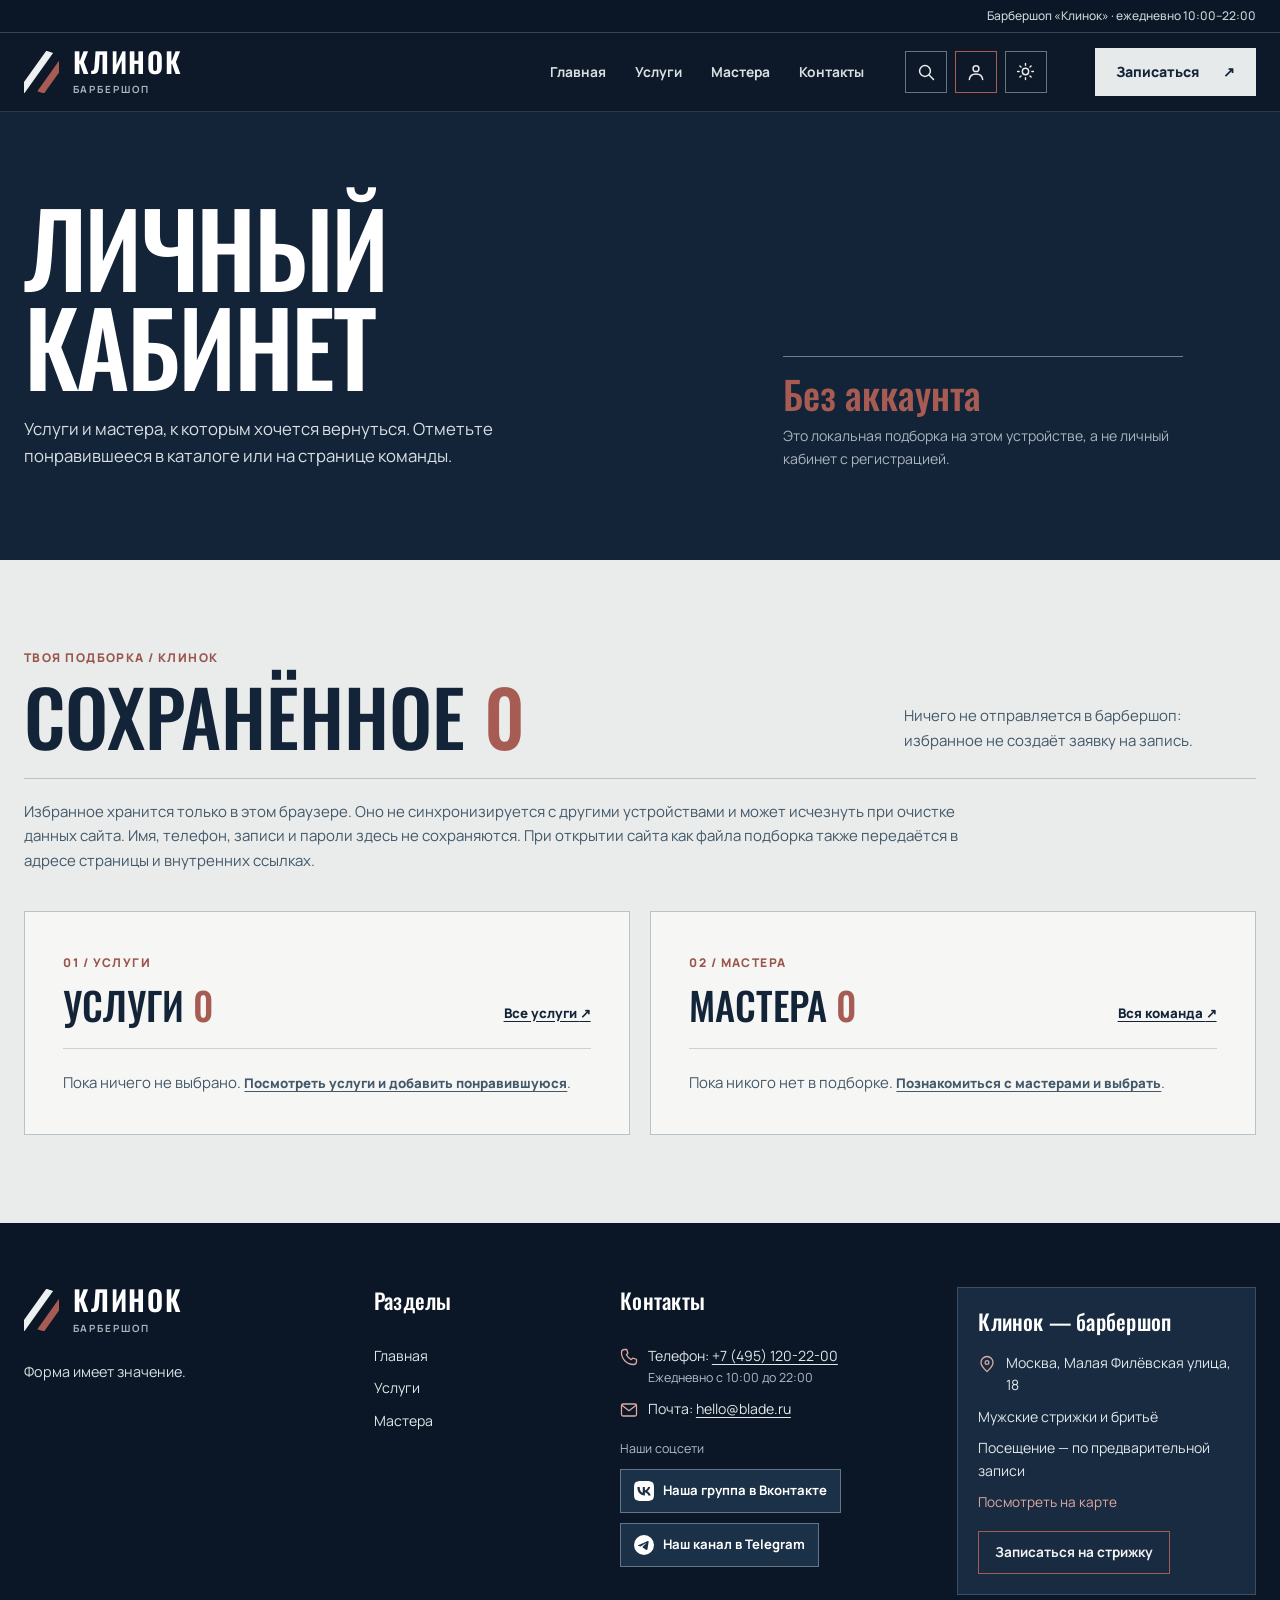
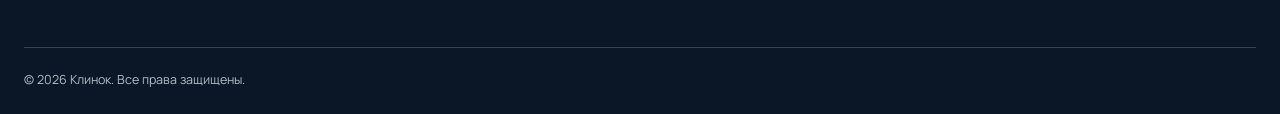
<file: cabinet.html>
<!doctype html>
<html lang="ru">
  <head>
    <meta charset="utf-8" />
    <meta name="viewport" content="width=device-width, initial-scale=1" />
    <meta name="theme-color" content="#102033" />
    <meta name="description" content="Локальное избранное барбершопа Клинок: сохранённые услуги и мастера только на этом устройстве." />
    <title>Личный кабинет — Клинок</title>
    <script>
      try {
        const requested = new URLSearchParams(location.search).get("theme");
        document.documentElement.dataset.theme =
          requested === "light" || requested === "dark"
            ? requested
            : localStorage.getItem("klinok-theme") === "light" ? "light" : "dark";
      } catch {
        document.documentElement.dataset.theme = "dark";
      }
    </script>
    <link rel="preconnect" href="https://fonts.googleapis.com" />
    <link rel="preconnect" href="https://fonts.gstatic.com" crossorigin />
    <link href="https://fonts.googleapis.com/css2?family=Manrope:wght@400;500;600;700;800&family=Oswald:wght@400;500;600;700&display=swap" rel="stylesheet" />
    <link href="https://cdn.jsdelivr.net/npm/bootstrap@5.3.3/dist/css/bootstrap.min.css" rel="stylesheet" />
    <link rel="stylesheet" href="styles.css" />
    <link rel="stylesheet" href="pages.css" />
    <link rel="stylesheet" href="footer-map.css" />
    <link rel="stylesheet" href="theme.css" />
    <script src="https://cdn.jsdelivr.net/npm/bootstrap@5.3.3/dist/js/bootstrap.bundle.min.js" defer></script>
    <script src="app.js" defer></script>
  </head>
  <body class="inner-page cabinet-page" id="top">
    <a class="skip-link" href="#main">Перейти к содержимому</a>
    <header class="site-header">
      <div class="hours-strip">
        <p class="hours-strip-inner page-shell">Барбершоп «Клинок» · ежедневно 10:00–22:00</p>
      </div>
      <nav class="navbar navbar-expand-lg page-shell" aria-label="Основная навигация">
        <div class="container-fluid">
          <a class="brand navbar-brand" href="index.html" aria-label="Клинок — на главную"
            ><span class="brand-mark" aria-hidden="true"></span
            ><span class="brand-type"><strong>КЛИНОК</strong><small>барбершоп</small></span></a
          ><button
            class="navbar-toggler"
            type="button"
            data-bs-toggle="collapse"
            data-bs-target="#site-navigation"
            aria-controls="site-navigation"
            aria-expanded="false"
            aria-label="Открыть меню"
          >
            <span class="navbar-toggler-icon"></span>
          </button>
          <div class="collapse navbar-collapse" id="site-navigation">
            <ul class="navbar-nav ms-auto">
              <li class="nav-item"><a class="nav-link" href="index.html">Главная</a></li>
              <li class="nav-item"><a class="nav-link" href="catalog.html">Услуги</a></li>
              <li class="nav-item"><a class="nav-link" href="masters.html">Мастера</a></li>
              <li class="nav-item"><a class="nav-link" href="contacts.html">Контакты</a></li>
            </ul>
            <a class="nav-book" href="order.html">Записаться <span aria-hidden="true">↗</span></a>
          </div>
        </div>
      </nav>
    </header>
    <main id="main">
      <section class="page-intro" aria-labelledby="page-title">
        <div class="page-shell page-intro-grid">
          <div>
            <h1 id="page-title">Личный<br />кабинет</h1>
            <p>Услуги и мастера, к которым хочется вернуться. Отметьте понравившееся в каталоге или на странице команды.</p>
          </div>
          <div class="intro-aside">
            <strong>Без аккаунта</strong>Это локальная подборка на этом устройстве, а не личный кабинет с регистрацией.
          </div>
        </div>
      </section>
      <section class="cabinet-content section-space" aria-labelledby="cabinet-title">
        <div class="page-shell">
          <div class="cabinet-summary">
            <div>
              <p class="cabinet-kicker">Твоя подборка / Клинок</p>
              <h2 id="cabinet-title">Сохранённое <span id="cabinet-total" aria-live="polite">0</span></h2>
            </div>
            <p>Ничего не отправляется в барбершоп: избранное не создаёт заявку на запись.</p>
          </div>
          <p class="cabinet-storage-note">Избранное хранится только в этом браузере. Оно не синхронизируется с другими устройствами и может исчезнуть при очистке данных сайта. Имя, телефон, записи и пароли здесь не сохраняются. При открытии сайта как файла подборка также передаётся в адресе страницы и внутренних ссылках.</p>
          <p class="cabinet-status" id="cabinet-status" role="status" aria-live="polite" hidden></p>
          <div class="cabinet-grid">
            <section class="cabinet-panel" aria-labelledby="cabinet-services-title">
              <div class="cabinet-panel-heading">
                <div><span class="cabinet-panel-index">01 / УСЛУГИ</span><h3 id="cabinet-services-title" tabindex="-1">Услуги <span id="cabinet-services-count">0</span></h3></div>
                <a href="catalog.html">Все услуги <span aria-hidden="true">↗</span></a>
              </div>
              <ul class="cabinet-list" id="cabinet-services"></ul>
              <p class="cabinet-empty" id="cabinet-services-empty">Пока ничего не выбрано. <a href="catalog.html">Посмотреть услуги и добавить понравившуюся</a>.</p>
            </section>
            <section class="cabinet-panel" aria-labelledby="cabinet-masters-title">
              <div class="cabinet-panel-heading">
                <div><span class="cabinet-panel-index">02 / МАСТЕРА</span><h3 id="cabinet-masters-title" tabindex="-1">Мастера <span id="cabinet-masters-count">0</span></h3></div>
                <a href="masters.html">Вся команда <span aria-hidden="true">↗</span></a>
              </div>
              <ul class="cabinet-list" id="cabinet-masters"></ul>
              <p class="cabinet-empty" id="cabinet-masters-empty">Пока никого нет в подборке. <a href="masters.html">Познакомиться с мастерами и выбрать</a>.</p>
            </section>
          </div>
        </div>
      </section>
    </main>
    <footer class="footer site-footer" id="contacts">
      <div class="page-shell">
        <div class="footer-top">
          <div class="footer-identity">
            <a class="brand footer-brand" href="index.html" aria-label="Клинок — на главную"
              ><span class="brand-mark" aria-hidden="true"></span
              ><span class="brand-type"><strong>КЛИНОК</strong><small>барбершоп</small></span></a>
            <p>Форма имеет значение.</p>
          </div>
          <nav class="footer-links" aria-label="Навигация внизу страницы">
            <h2>Разделы</h2>
            <a href="index.html">Главная</a>
            <a href="catalog.html">Услуги</a>
            <a href="masters.html">Мастера</a>
          </nav>
          <div class="footer-contact">
            <h2>Контакты</h2>
            <p class="footer-contact-line">
              <svg class="footer-contact-icon" viewBox="0 0 24 24" aria-hidden="true" focusable="false"><path d="M6 2h3l1.5 5-2 2a15 15 0 0 0 6.5 6.5l2-2L22 15v3a4 4 0 0 1-4 4A16 16 0 0 1 2 6a4 4 0 0 1 4-4Z" /></svg>
              <span>Телефон: <a href="tel:+74951202200">+7 (495) 120-22-00</a><small class="footer-call-hours">Ежедневно с 10:00 до 22:00</small></span>
            </p>
            <p class="footer-contact-line">
              <svg class="footer-contact-icon" viewBox="0 0 24 24" aria-hidden="true" focusable="false"><rect x="2" y="4" width="20" height="16" rx="2" /><path d="m3 6 9 7 9-7" /></svg>
              <span>Почта: <a href="mailto:hello@blade.ru">hello@blade.ru</a></span>
            </p>
            <p class="footer-social-label">Наши соцсети</p>
            <div class="social-links">
              <a class="social-link" href="https://yandex.ru/search/?text=Клинок+барбершоп+ВКонтакте" target="_blank" rel="noopener noreferrer">
                <img src="assets/vk.svg" alt="" width="20" height="20" />Наша группа в Вконтакте
              </a>
              <a class="social-link" href="https://yandex.ru/search/?text=Клинок+барбершоп+Telegram" target="_blank" rel="noopener noreferrer">
                <img src="assets/telegram.svg" alt="" width="20" height="20" />Наш канал в Telegram
              </a>
            </div>
          </div>
          <div class="footer-address footer-visit-card">
            <h2>Клинок — барбершоп</h2>
            <p class="footer-location-line"><svg class="footer-location-icon" viewBox="0 0 24 24" aria-hidden="true" focusable="false"><path d="M20 10c0 5-8 12-8 12S4 15 4 10a8 8 0 0 1 16 0Z" /><circle cx="12" cy="10" r="2.5" /></svg><span>Москва, Малая Филёвская улица, 18</span></p>
            <p>Мужские стрижки и бритьё</p>
            <p>Посещение — по предварительной записи</p>
            <a class="footer-map-link" href="contacts.html#map">Посмотреть на карте</a>
            <a class="footer-cta" href="tel:+74951202200">Записаться на стрижку</a>
          </div>
        </div>
        <div class="footer-bottom">
          <span>© <span id="year">2026</span> Клинок. Все права защищены.</span>
        </div>
      </div>
    </footer>
    <button class="back-to-top" id="back-to-top" type="button" aria-label="Вернуться наверх" title="Наверх">
      <img src="assets/blade-up.svg" alt="" width="30" height="30" />
    </button>
  </body>
</html>
</file>
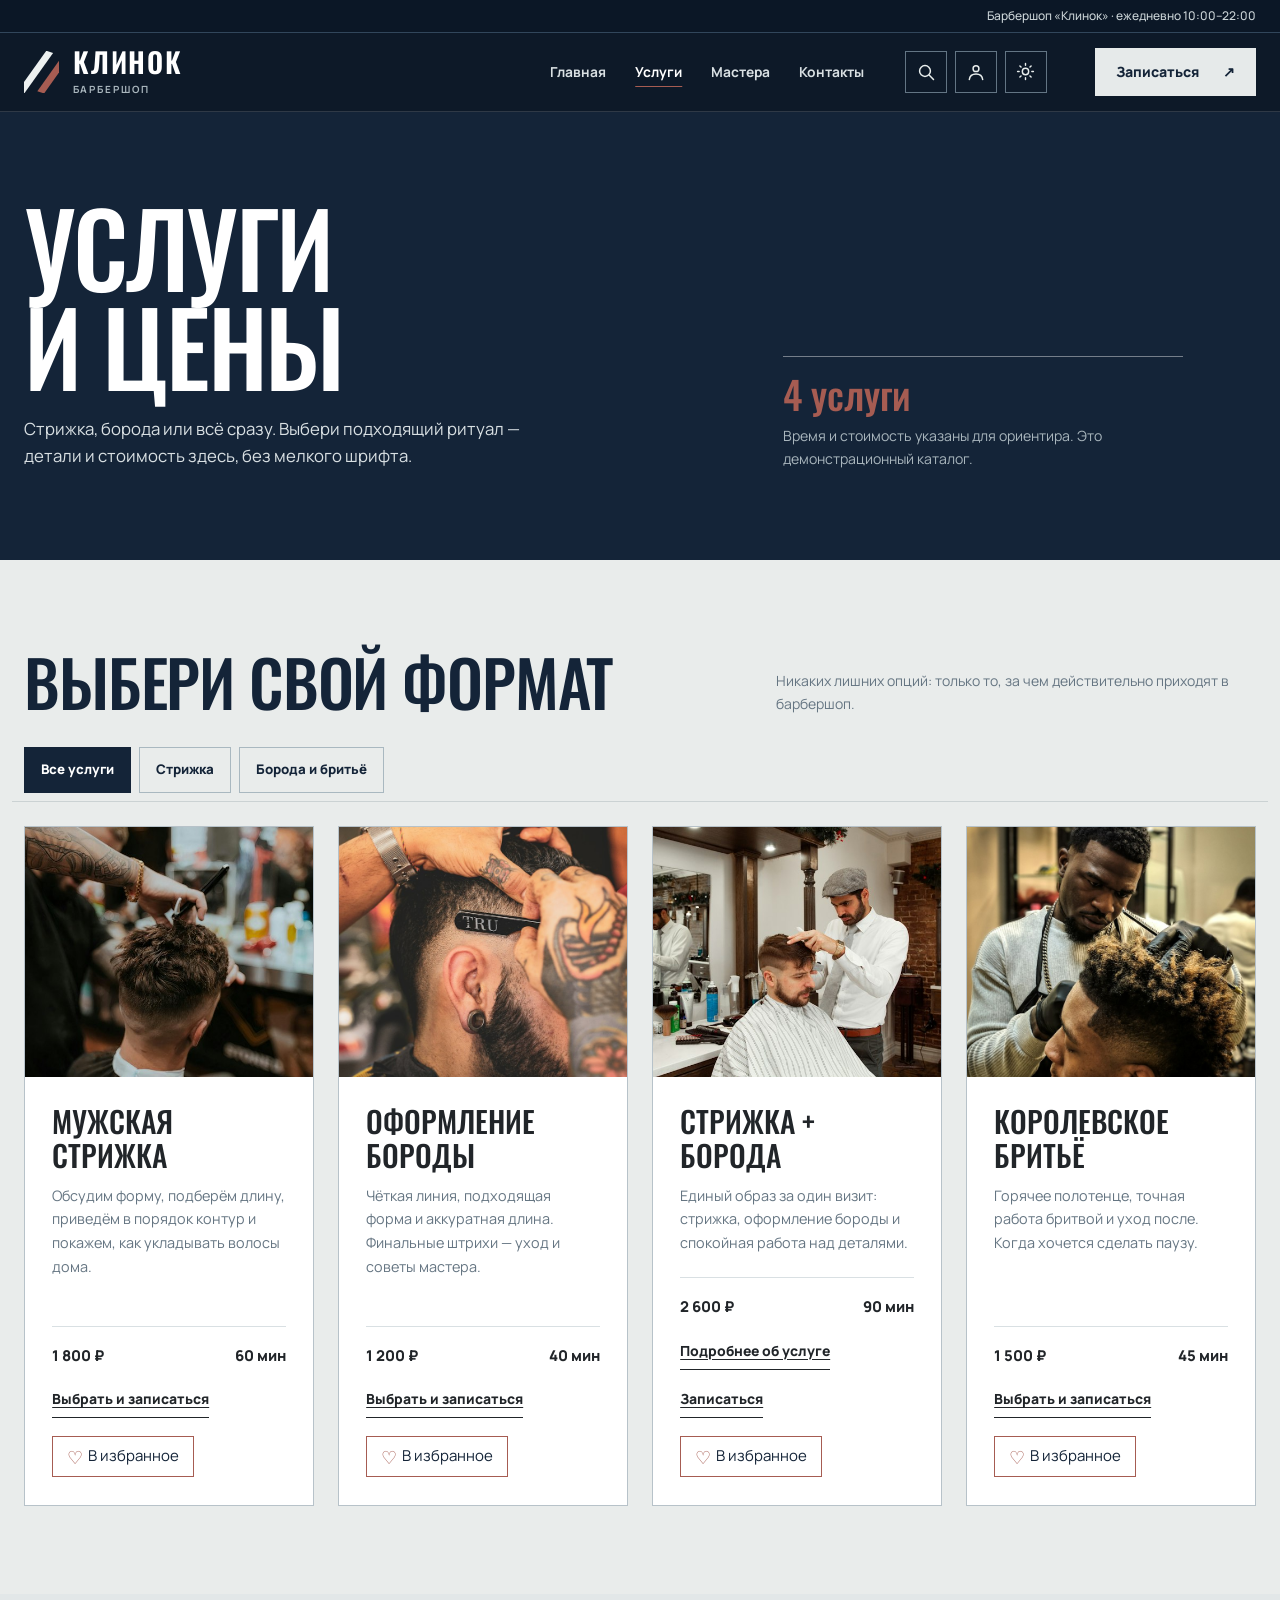
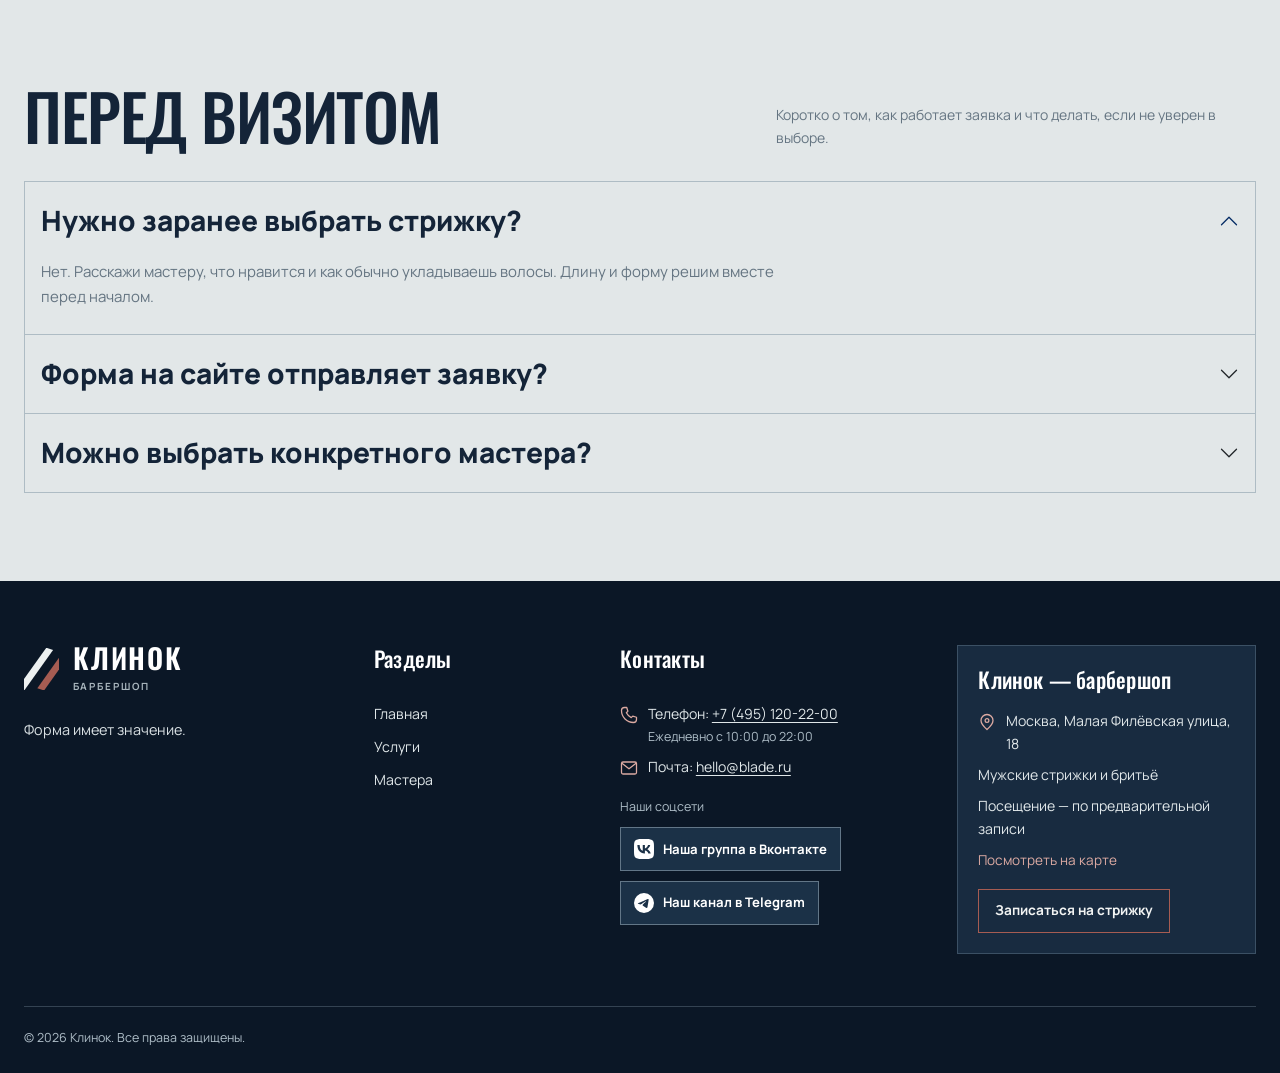
<file: catalog.html>
<!doctype html>
<html lang="ru">
  <head>
    <meta charset="utf-8" />
    <meta name="viewport" content="width=device-width, initial-scale=1" />
    <meta name="theme-color" content="#102033" />
    <meta
      name="description"
      content="Услуги барбершопа Клинок: стрижка, борода, комплекс и бритьё. Выберите услугу и оставьте заявку на запись."
    />
    <title>Услуги и цены — Клинок</title>
    <script>
      try {
        const requested = new URLSearchParams(location.search).get("theme");
        document.documentElement.dataset.theme =
          requested === "light" || requested === "dark"
            ? requested
            : localStorage.getItem("klinok-theme") === "light" ? "light" : "dark";
      } catch {
        document.documentElement.dataset.theme = "dark";
      }
    </script>
    <link rel="preconnect" href="https://fonts.googleapis.com" />
    <link rel="preconnect" href="https://fonts.gstatic.com" crossorigin />
    <link
      href="https://fonts.googleapis.com/css2?family=Manrope:wght@400;500;600;700;800&family=Oswald:wght@400;500;600;700&display=swap"
      rel="stylesheet"
    />
    <link
      href="https://cdn.jsdelivr.net/npm/bootstrap@5.3.3/dist/css/bootstrap.min.css"
      rel="stylesheet"
    />
    <link rel="stylesheet" href="styles.css" />
    <link rel="stylesheet" href="pages.css" />
    <link rel="stylesheet" href="footer-map.css" />
    <link rel="stylesheet" href="theme.css" />
    <script
      src="https://cdn.jsdelivr.net/npm/bootstrap@5.3.3/dist/js/bootstrap.bundle.min.js"
      defer
    ></script>
    <script src="app.js" defer></script>
  </head>
  <body class="inner-page" id="top">
    <a class="skip-link" href="#main">Перейти к содержимому</a>
    <header class="site-header">
      <div class="hours-strip">
        <p class="hours-strip-inner page-shell">Барбершоп «Клинок» · ежедневно 10:00–22:00</p>
      </div>
      <nav
        class="navbar navbar-expand-lg page-shell"
        aria-label="Основная навигация"
      >
        <div class="container-fluid">
          <a
            class="brand navbar-brand"
            href="index.html"
            aria-label="Клинок — на главную"
            ><span class="brand-mark" aria-hidden="true"></span
            ><span class="brand-type"
              ><strong>КЛИНОК</strong><small>барбершоп</small></span
            ></a
          ><button
            class="navbar-toggler"
            type="button"
            data-bs-toggle="collapse"
            data-bs-target="#site-navigation"
            aria-controls="site-navigation"
            aria-expanded="false"
            aria-label="Открыть меню"
          >
            <span class="navbar-toggler-icon"></span>
          </button>
          <div class="collapse navbar-collapse" id="site-navigation">
            <ul class="navbar-nav ms-auto">
              <li class="nav-item">
                <a class="nav-link" href="index.html">Главная</a>
              </li>
              <li class="nav-item">
                <a class="nav-link" href="catalog.html" aria-current="page"
                  >Услуги</a
                >
              </li>
              <li class="nav-item">
                <a class="nav-link" href="masters.html">Мастера</a>
              </li>
              <li class="nav-item">
                <a class="nav-link" href="contacts.html">Контакты</a>
              </li>
            </ul>
            <a class="nav-book" href="order.html"
              >Записаться <span aria-hidden="true">↗</span></a
            >
          </div>
        </div>
      </nav>
    </header>
    <main id="main">
      <section class="page-intro" aria-labelledby="page-title">
        <div class="page-shell page-intro-grid">
          <div>
            <h1 id="page-title">Услуги<br />и цены</h1>
            <p>
              Стрижка, борода или всё сразу. Выбери подходящий ритуал — детали и
              стоимость здесь, без мелкого шрифта.
            </p>
          </div>
          <div class="intro-aside">
            <strong>4 услуги</strong>Время и стоимость указаны для ориентира.
            Это демонстрационный каталог.
          </div>
        </div>
      </section>
      <section class="section-space" aria-labelledby="catalog-title">
        <div class="page-shell">
          <div class="section-heading">
            <h2 id="catalog-title">Выбери свой формат</h2>
            <p>
              Никаких лишних опций: только то, за чем действительно приходят в
              барбершоп.
            </p>
          </div>
          <div class="service-filters" role="group" aria-label="Фильтр услуг">
            <button
              class="filter-button active"
              type="button"
              data-filter="all"
              aria-pressed="true"
            >
              Все услуги</button
            ><button
              class="filter-button"
              type="button"
              data-filter="hair"
              aria-pressed="false"
            >
              Стрижка</button
            ><button
              class="filter-button"
              type="button"
              data-filter="beard"
              aria-pressed="false"
            >
              Борода и бритьё
            </button>
          </div>
          <div class="service-list row g-4">
            <div class="col-md-6 col-xl-3" data-category="hair" id="service-haircut">
              <article class="card service-card">
                <img
                  src="assets/work-1.jpg"
                  alt="Пример короткой мужской стрижки; иллюстративное фото"
                  loading="lazy"
                />
                <div class="card-body">
                  <h3>Мужская стрижка</h3>
                  <p>
                    Обсудим форму, подберём длину, приведём в порядок контур и
                    покажем, как укладывать волосы дома.
                  </p>
                  <div class="card-meta">
                    <span>1 800 ₽</span><span>60 мин</span>
                  </div>
                  <div class="card-actions">
                    <a class="text-link" href="order.html?service=haircut"
                      >Выбрать и записаться</a
                    >
                  </div>
                </div>
              </article>
            </div>
            <div class="col-md-6 col-xl-3" data-category="beard" id="service-beard">
              <article class="card service-card">
                <img
                  src="assets/work-2.jpg"
                  alt="Пример оформления бороды; иллюстративное фото"
                  loading="lazy"
                />
                <div class="card-body">
                  <h3>Оформление бороды</h3>
                  <p>
                    Чёткая линия, подходящая форма и аккуратная длина. Финальные
                    штрихи — уход и советы мастера.
                  </p>
                  <div class="card-meta">
                    <span>1 200 ₽</span><span>40 мин</span>
                  </div>
                  <div class="card-actions">
                    <a class="text-link" href="order.html?service=beard"
                      >Выбрать и записаться</a
                    >
                  </div>
                </div>
              </article>
            </div>
            <div class="col-md-6 col-xl-3" data-category="hair beard" id="service-combo">
              <article class="card service-card">
                <img
                  src="assets/work-3.jpg"
                  alt="Пример стрижки и оформления бороды; иллюстративное фото"
                  loading="lazy"
                />
                <div class="card-body">
                  <h3>Стрижка + борода</h3>
                  <p>
                    Единый образ за один визит: стрижка, оформление бороды и
                    спокойная работа над деталями.
                  </p>
                  <div class="card-meta">
                    <span>2 600 ₽</span><span>90 мин</span>
                  </div>
                  <div class="card-actions">
                    <a class="text-link" href="product.html"
                      >Подробнее об услуге</a
                    ><a class="text-link" href="order.html?service=combo"
                      >Записаться</a
                    >
                  </div>
                </div>
              </article>
            </div>
            <div class="col-md-6 col-xl-3" data-category="beard" id="service-shave">
              <article class="card service-card">
                <img
                  src="assets/work-4.jpg"
                  alt="Пример бритья и ухода; иллюстративное фото"
                  loading="lazy"
                />
                <div class="card-body">
                  <h3>Королевское бритьё</h3>
                  <p>
                    Горячее полотенце, точная работа бритвой и уход после. Когда
                    хочется сделать паузу.
                  </p>
                  <div class="card-meta">
                    <span>1 500 ₽</span><span>45 мин</span>
                  </div>
                  <div class="card-actions">
                    <a class="text-link" href="order.html?service=shave"
                      >Выбрать и записаться</a
                    >
                  </div>
                </div>
              </article>
            </div>
          </div>
        </div>
      </section>
      <section class="faq-band section-space" aria-labelledby="faq-title">
        <div class="page-shell">
          <div class="section-heading">
            <h2 id="faq-title">Перед визитом</h2>
            <p>
              Коротко о том, как работает заявка и что делать, если не уверен в
              выборе.
            </p>
          </div>
          <div class="accordion" id="service-faq">
            <div class="accordion-item">
              <h3 class="accordion-header">
                <button
                  class="accordion-button"
                  type="button"
                  data-bs-toggle="collapse"
                  data-bs-target="#faq-one"
                  aria-expanded="true"
                  aria-controls="faq-one"
                >
                  Нужно заранее выбрать стрижку?
                </button>
              </h3>
              <div
                id="faq-one"
                class="accordion-collapse collapse show"
                data-bs-parent="#service-faq"
              >
                <div class="accordion-body">
                  Нет. Расскажи мастеру, что нравится и как обычно укладываешь
                  волосы. Длину и форму решим вместе перед началом.
                </div>
              </div>
            </div>
            <div class="accordion-item">
              <h3 class="accordion-header">
                <button
                  class="accordion-button collapsed"
                  type="button"
                  data-bs-toggle="collapse"
                  data-bs-target="#faq-two"
                  aria-expanded="false"
                  aria-controls="faq-two"
                >
                  Форма на сайте отправляет заявку?
                </button>
              </h3>
              <div
                id="faq-two"
                class="accordion-collapse collapse"
                data-bs-parent="#service-faq"
              >
                <div class="accordion-body">
                  Нет. Форма показывает интерфейс записи. Чтобы записаться,
                  позвони нам по номеру +7 (495) 120-22-00.
                </div>
              </div>
            </div>
            <div class="accordion-item">
              <h3 class="accordion-header">
                <button
                  class="accordion-button collapsed"
                  type="button"
                  data-bs-toggle="collapse"
                  data-bs-target="#faq-three"
                  aria-expanded="false"
                  aria-controls="faq-three"
                >
                  Можно выбрать конкретного мастера?
                </button>
              </h3>
              <div
                id="faq-three"
                class="accordion-collapse collapse"
                data-bs-parent="#service-faq"
              >
                <div class="accordion-body">
                  Да. Посмотри страницу <a href="masters.html">мастеров</a> и
                  укажи нужного человека в форме заявки.
                </div>
              </div>
            </div>
          </div>
        </div>
      </section>
    </main>
    <footer class="footer site-footer" id="contacts">
      <div class="page-shell">
        <div class="footer-top">
          <div class="footer-identity">
            <a class="brand footer-brand" href="index.html" aria-label="Клинок — на главную"
              ><span class="brand-mark" aria-hidden="true"></span
              ><span class="brand-type"><strong>КЛИНОК</strong><small>барбершоп</small></span></a>
            <p>Форма имеет значение.</p>
          </div>
          <nav class="footer-links" aria-label="Навигация внизу страницы">
            <h2>Разделы</h2>
            <a href="index.html">Главная</a>
            <a href="catalog.html">Услуги</a>
            <a href="masters.html">Мастера</a>
          </nav>
          <div class="footer-contact">
            <h2>Контакты</h2>
            <p class="footer-contact-line">
              <svg class="footer-contact-icon" viewBox="0 0 24 24" aria-hidden="true" focusable="false"><path d="M6 2h3l1.5 5-2 2a15 15 0 0 0 6.5 6.5l2-2L22 15v3a4 4 0 0 1-4 4A16 16 0 0 1 2 6a4 4 0 0 1 4-4Z" /></svg>
              <span>Телефон: <a href="tel:+74951202200">+7 (495) 120-22-00</a><small class="footer-call-hours">Ежедневно с 10:00 до 22:00</small></span>
            </p>
            <p class="footer-contact-line">
              <svg class="footer-contact-icon" viewBox="0 0 24 24" aria-hidden="true" focusable="false"><rect x="2" y="4" width="20" height="16" rx="2" /><path d="m3 6 9 7 9-7" /></svg>
              <span>Почта: <a href="mailto:hello@blade.ru">hello@blade.ru</a></span>
            </p>
            <p class="footer-social-label">Наши соцсети</p>
            <div class="social-links">
              <a class="social-link" href="https://yandex.ru/search/?text=Клинок+барбершоп+ВКонтакте" target="_blank" rel="noopener noreferrer">
                <img src="assets/vk.svg" alt="" width="20" height="20" />
                Наша группа в Вконтакте
              </a>
              <a class="social-link" href="https://yandex.ru/search/?text=Клинок+барбершоп+Telegram" target="_blank" rel="noopener noreferrer">
                <img src="assets/telegram.svg" alt="" width="20" height="20" />
                Наш канал в Telegram
              </a>
            </div>
          </div>
          <div class="footer-address footer-visit-card">
            <h2>Клинок — барбершоп</h2>
            <p class="footer-location-line"><svg class="footer-location-icon" viewBox="0 0 24 24" aria-hidden="true" focusable="false"><path d="M20 10c0 5-8 12-8 12S4 15 4 10a8 8 0 0 1 16 0Z" /><circle cx="12" cy="10" r="2.5" /></svg><span>Москва, Малая Филёвская улица, 18</span></p>
            <p>Мужские стрижки и бритьё</p>
            <p>Посещение — по предварительной записи</p>
            <a class="footer-map-link" href="contacts.html#map">Посмотреть на карте</a>
            <a class="footer-cta" href="tel:+74951202200">Записаться на стрижку</a>
          </div>
        </div>
        <div class="footer-bottom">
          <span>© <span id="year">2026</span> Клинок. Все права защищены.</span>
        </div>
      </div>
    </footer>
    <button
      class="back-to-top"
      id="back-to-top"
      type="button"
      aria-label="Вернуться наверх"
      title="Наверх"
    >
      <img src="assets/blade-up.svg" alt="" width="30" height="30" />
    </button>
  </body>
</html>
</file>
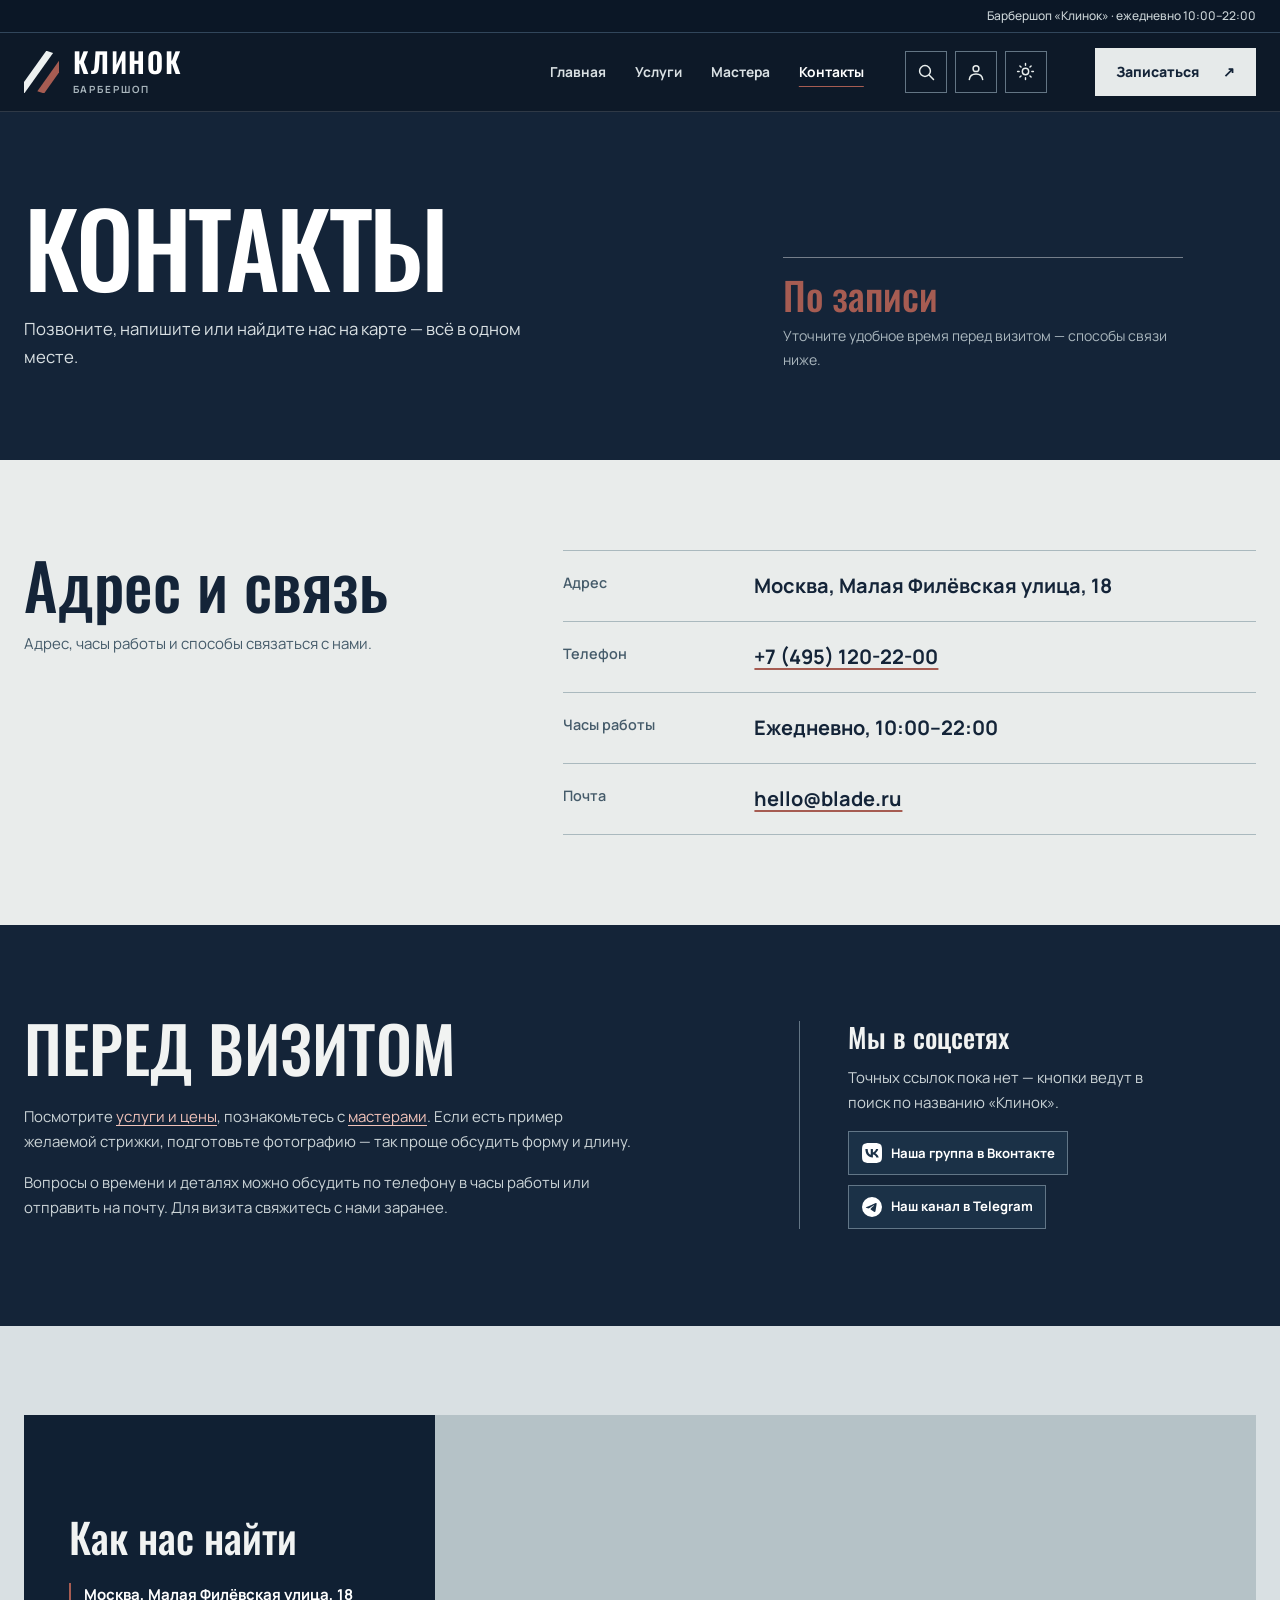
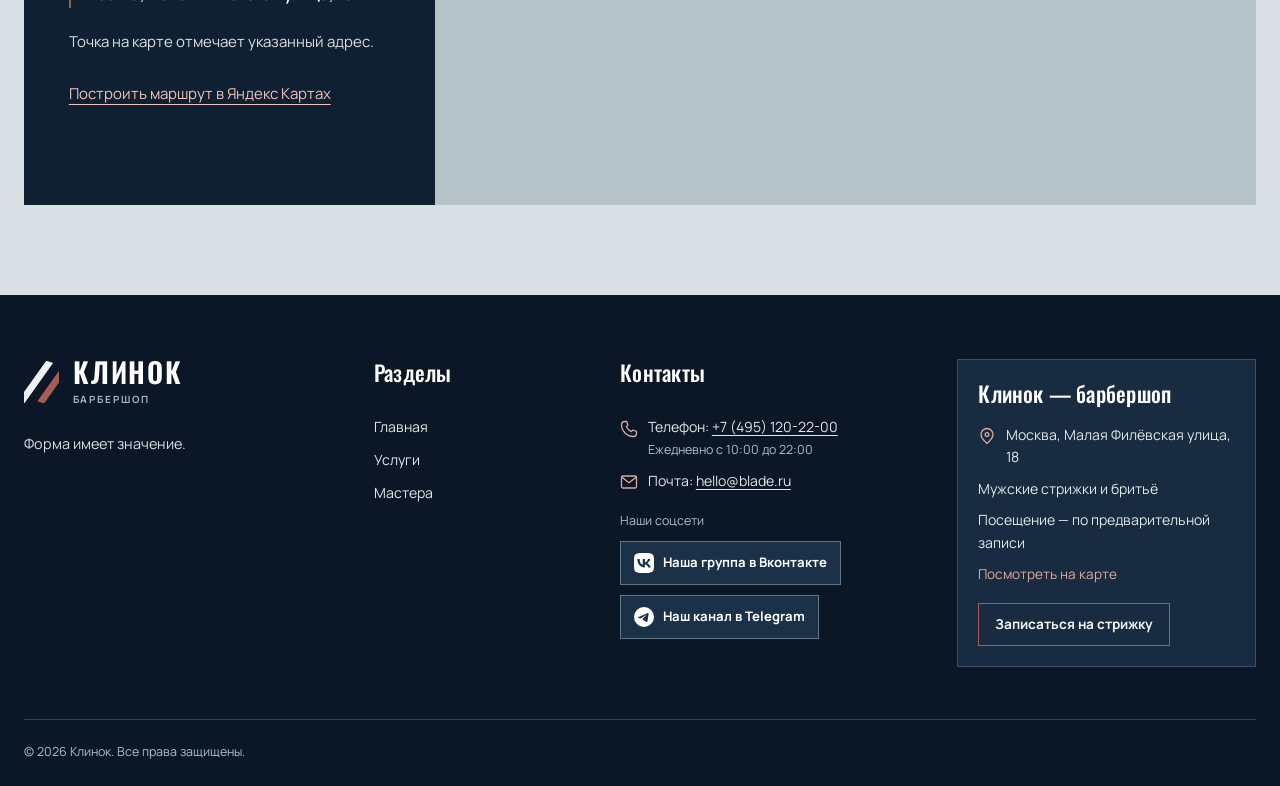
<file: contacts.html>
<!doctype html>
<html lang="ru">
  <head>
    <meta charset="utf-8" />
    <meta name="viewport" content="width=device-width, initial-scale=1" />
    <meta name="theme-color" content="#102033" />
    <meta
      name="description"
      content="Контакты барбершопа Клинок: телефон, почта, часы работы, адрес на Малой Филёвской улице и карта проезда."
    />
    <title>Контакты — Клинок</title>
    <script>
      try {
        const requested = new URLSearchParams(location.search).get("theme");
        document.documentElement.dataset.theme =
          requested === "light" || requested === "dark"
            ? requested
            : localStorage.getItem("klinok-theme") === "light" ? "light" : "dark";
      } catch {
        document.documentElement.dataset.theme = "dark";
      }
    </script>
    <link rel="preconnect" href="https://fonts.googleapis.com" />
    <link rel="preconnect" href="https://fonts.gstatic.com" crossorigin />
    <link
      href="https://fonts.googleapis.com/css2?family=Manrope:wght@400;500;600;700;800&family=Oswald:wght@400;500;600;700&display=swap"
      rel="stylesheet"
    />
    <link
      href="https://cdn.jsdelivr.net/npm/bootstrap@5.3.3/dist/css/bootstrap.min.css"
      rel="stylesheet"
    />
    <link rel="stylesheet" href="styles.css" />
    <link rel="stylesheet" href="pages.css" />
    <link rel="stylesheet" href="footer-map.css" />
    <link rel="stylesheet" href="theme.css" />
    <script
      src="https://cdn.jsdelivr.net/npm/bootstrap@5.3.3/dist/js/bootstrap.bundle.min.js"
      defer
    ></script>
    <script src="app.js" defer></script>
  </head>
  <body class="inner-page contacts-page" id="top">
    <a class="skip-link" href="#main">Перейти к содержимому</a>
    <header class="site-header">
      <div class="hours-strip">
        <p class="hours-strip-inner page-shell">Барбершоп «Клинок» · ежедневно 10:00–22:00</p>
      </div>
      <nav class="navbar navbar-expand-lg page-shell" aria-label="Основная навигация">
        <div class="container-fluid">
          <a class="brand navbar-brand" href="index.html" aria-label="Клинок — на главную"
            ><span class="brand-mark" aria-hidden="true"></span
            ><span class="brand-type"><strong>КЛИНОК</strong><small>барбершоп</small></span></a
          ><button
            class="navbar-toggler"
            type="button"
            data-bs-toggle="collapse"
            data-bs-target="#site-navigation"
            aria-controls="site-navigation"
            aria-expanded="false"
            aria-label="Открыть меню"
          >
            <span class="navbar-toggler-icon"></span>
          </button>
          <div class="collapse navbar-collapse" id="site-navigation">
            <ul class="navbar-nav ms-auto">
              <li class="nav-item"><a class="nav-link" href="index.html">Главная</a></li>
              <li class="nav-item"><a class="nav-link" href="catalog.html">Услуги</a></li>
              <li class="nav-item"><a class="nav-link" href="masters.html">Мастера</a></li>
              <li class="nav-item"><a class="nav-link" href="contacts.html" aria-current="page">Контакты</a></li>
            </ul>
            <a class="nav-book" href="order.html">Записаться <span aria-hidden="true">↗</span></a>
          </div>
        </div>
      </nav>
    </header>
    <main id="main">
      <section class="page-intro" aria-labelledby="page-title">
        <div class="page-shell page-intro-grid">
          <div>
            <h1 id="page-title">Контакты</h1>
            <p>Позвоните, напишите или найдите нас на карте — всё в одном месте.</p>
          </div>
          <div class="intro-aside">
            <strong>По записи</strong>Уточните удобное время перед визитом — способы связи ниже.
          </div>
        </div>
      </section>
      <section class="contacts-details" aria-labelledby="contact-details-title">
        <div class="page-shell contacts-details-grid">
          <div class="contacts-details-heading">
            <h2 id="contact-details-title">Адрес и связь</h2>
            <p>Адрес, часы работы и способы связаться с нами.</p>
          </div>
          <dl class="contacts-list">
            <div>
              <dt>Адрес</dt>
              <dd><address>Москва, Малая Филёвская улица, 18</address></dd>
            </div>
            <div>
              <dt>Телефон</dt>
              <dd><a href="tel:+74951202200">+7 (495) 120-22-00</a></dd>
            </div>
            <div>
              <dt>Часы работы</dt>
              <dd>Ежедневно, 10:00–22:00</dd>
            </div>
            <div>
              <dt>Почта</dt>
              <dd><a href="mailto:hello@blade.ru">hello@blade.ru</a></dd>
            </div>
          </dl>
        </div>
      </section>
      <section class="contacts-visit" aria-labelledby="visit-title">
        <div class="page-shell contacts-visit-grid">
          <div>
            <h2 id="visit-title">Перед визитом</h2>
            <p>Посмотрите <a href="catalog.html">услуги и цены</a>, познакомьтесь с <a href="masters.html">мастерами</a>. Если есть пример желаемой стрижки, подготовьте фотографию — так проще обсудить форму и длину.</p>
            <p>Вопросы о времени и деталях можно обсудить по телефону в часы работы или отправить на почту. Для визита свяжитесь с нами заранее.</p>
          </div>
          <div class="contacts-social">
            <h3>Мы в соцсетях</h3>
            <p>Точных ссылок пока нет — кнопки ведут в поиск по названию «Клинок».</p>
            <div class="social-links">
              <a class="social-link" href="https://yandex.ru/search/?text=Клинок+барбершоп+ВКонтакте" target="_blank" rel="noopener noreferrer">
                <img src="assets/vk.svg" alt="" width="20" height="20" />Наша группа в Вконтакте
              </a>
              <a class="social-link" href="https://yandex.ru/search/?text=Клинок+барбершоп+Telegram" target="_blank" rel="noopener noreferrer">
                <img src="assets/telegram.svg" alt="" width="20" height="20" />Наш канал в Telegram
              </a>
            </div>
          </div>
        </div>
      </section>
      <section class="location-section" id="map" aria-labelledby="map-title">
        <div class="page-shell">
          <div class="location-grid">
            <div class="location-copy">
              <h2 id="map-title">Как нас найти</h2>
              <address class="location-address">Москва, Малая Филёвская улица, 18</address>
              <p>Точка на карте отмечает указанный адрес.</p>
              <a href="https://yandex.ru/maps/?ll=37.4683842%2C55.7371214&amp;mode=routes&amp;rtext=~55.7371214%2C37.4683842&amp;rtt=auto&amp;z=16" target="_blank" rel="noopener noreferrer">Построить маршрут в Яндекс Картах</a>
            </div>
            <div class="location-map">
              <iframe
                title="Клинок на карте: Москва, Малая Филёвская улица, 18"
                src="https://yandex.ru/map-widget/v1/?ll=37.4683842%2C55.7371214&amp;z=16&amp;pt=37.4683842%2C55.7371214%2Cpm2rdm"
                loading="lazy"
                referrerpolicy="no-referrer-when-downgrade"
                allowfullscreen
              ></iframe>
            </div>
          </div>
        </div>
      </section>
    </main>
    <footer class="footer site-footer" id="contacts">
      <div class="page-shell">
        <div class="footer-top">
          <div class="footer-identity">
            <a class="brand footer-brand" href="index.html" aria-label="Клинок — на главную"
              ><span class="brand-mark" aria-hidden="true"></span
              ><span class="brand-type"><strong>КЛИНОК</strong><small>барбершоп</small></span></a>
            <p>Форма имеет значение.</p>
          </div>
          <nav class="footer-links" aria-label="Навигация внизу страницы">
            <h2>Разделы</h2>
            <a href="index.html">Главная</a>
            <a href="catalog.html">Услуги</a>
            <a href="masters.html">Мастера</a>
          </nav>
          <div class="footer-contact">
            <h2>Контакты</h2>
            <p class="footer-contact-line">
              <svg class="footer-contact-icon" viewBox="0 0 24 24" aria-hidden="true" focusable="false"><path d="M6 2h3l1.5 5-2 2a15 15 0 0 0 6.5 6.5l2-2L22 15v3a4 4 0 0 1-4 4A16 16 0 0 1 2 6a4 4 0 0 1 4-4Z" /></svg>
              <span>Телефон: <a href="tel:+74951202200">+7 (495) 120-22-00</a><small class="footer-call-hours">Ежедневно с 10:00 до 22:00</small></span>
            </p>
            <p class="footer-contact-line">
              <svg class="footer-contact-icon" viewBox="0 0 24 24" aria-hidden="true" focusable="false"><rect x="2" y="4" width="20" height="16" rx="2" /><path d="m3 6 9 7 9-7" /></svg>
              <span>Почта: <a href="mailto:hello@blade.ru">hello@blade.ru</a></span>
            </p>
            <p class="footer-social-label">Наши соцсети</p>
            <div class="social-links">
              <a class="social-link" href="https://yandex.ru/search/?text=Клинок+барбершоп+ВКонтакте" target="_blank" rel="noopener noreferrer">
                <img src="assets/vk.svg" alt="" width="20" height="20" />Наша группа в Вконтакте
              </a>
              <a class="social-link" href="https://yandex.ru/search/?text=Клинок+барбершоп+Telegram" target="_blank" rel="noopener noreferrer">
                <img src="assets/telegram.svg" alt="" width="20" height="20" />Наш канал в Telegram
              </a>
            </div>
          </div>
          <div class="footer-address footer-visit-card">
            <h2>Клинок — барбершоп</h2>
            <p class="footer-location-line"><svg class="footer-location-icon" viewBox="0 0 24 24" aria-hidden="true" focusable="false"><path d="M20 10c0 5-8 12-8 12S4 15 4 10a8 8 0 0 1 16 0Z" /><circle cx="12" cy="10" r="2.5" /></svg><span>Москва, Малая Филёвская улица, 18</span></p>
            <p>Мужские стрижки и бритьё</p>
            <p>Посещение — по предварительной записи</p>
            <a class="footer-map-link" href="#map">Посмотреть на карте</a>
            <a class="footer-cta" href="tel:+74951202200">Записаться на стрижку</a>
          </div>
        </div>
        <div class="footer-bottom">
          <span>© <span id="year">2026</span> Клинок. Все права защищены.</span>
        </div>
      </div>
    </footer>
    <button
      class="back-to-top"
      id="back-to-top"
      type="button"
      aria-label="Вернуться наверх"
      title="Наверх"
    >
      <img src="assets/blade-up.svg" alt="" width="30" height="30" />
    </button>
  </body>
</html>
</file>
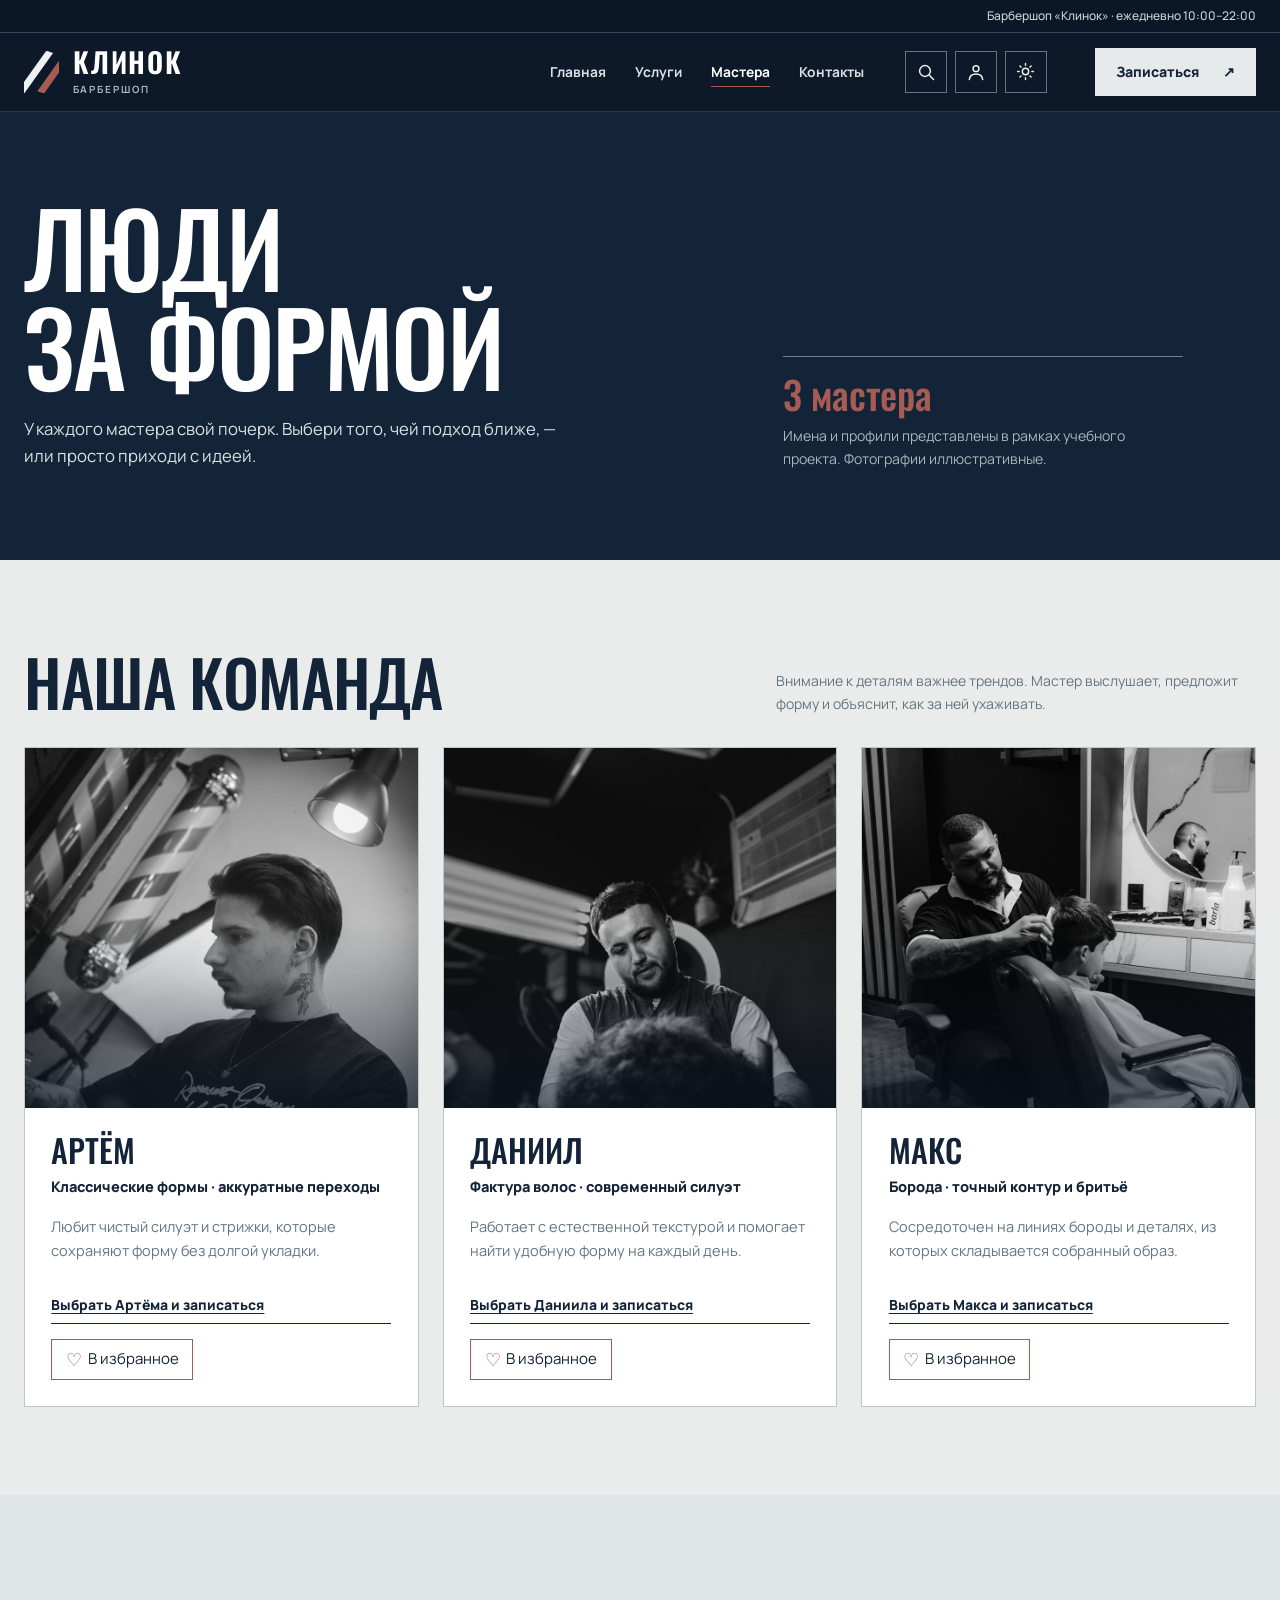
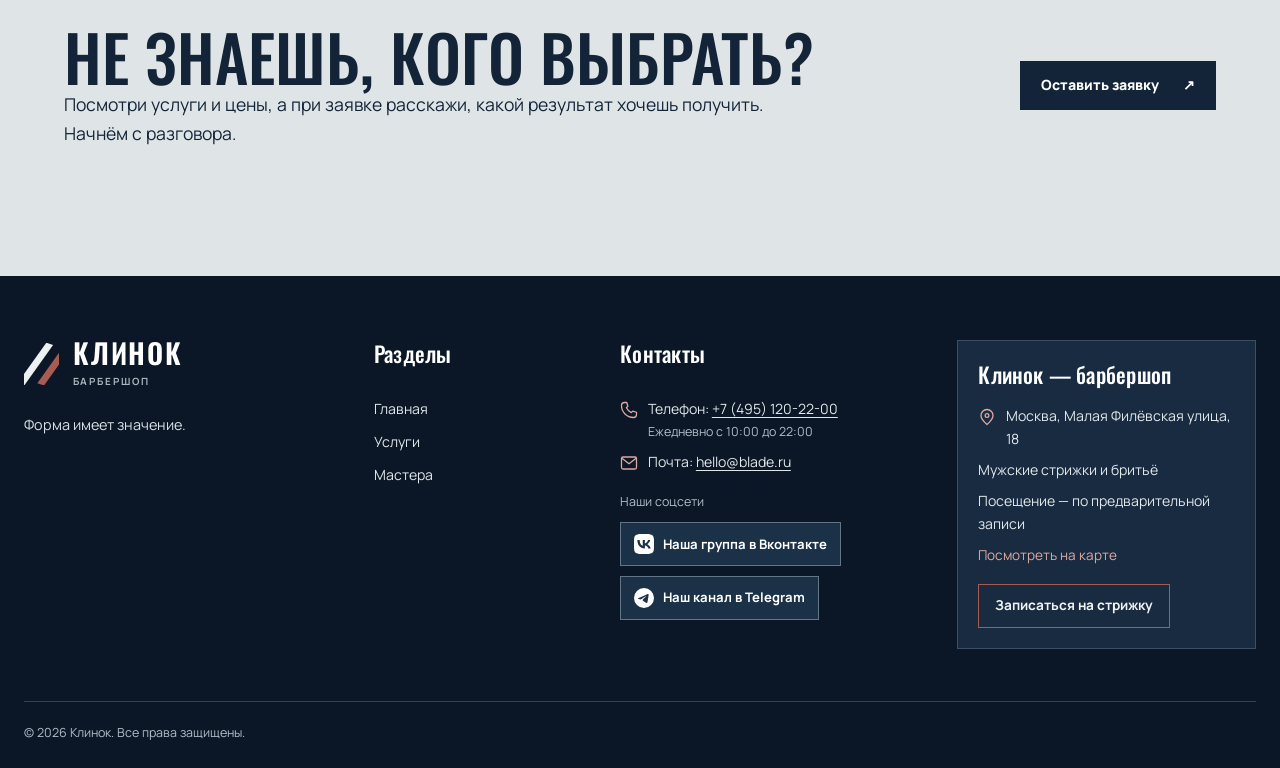
<file: masters.html>
<!doctype html>
<html lang="ru">
  <head>
    <meta charset="utf-8" />
    <meta name="viewport" content="width=device-width, initial-scale=1" />
    <meta name="theme-color" content="#102033" />
    <meta
      name="description"
      content="Познакомьтесь с мастерами учебного барбершопа Клинок и выберите мастера для заявки."
    />
    <title>Мастера — Клинок</title>
    <script>
      try {
        const requested = new URLSearchParams(location.search).get("theme");
        document.documentElement.dataset.theme =
          requested === "light" || requested === "dark"
            ? requested
            : localStorage.getItem("klinok-theme") === "light" ? "light" : "dark";
      } catch {
        document.documentElement.dataset.theme = "dark";
      }
    </script>
    <link rel="preconnect" href="https://fonts.googleapis.com" />
    <link rel="preconnect" href="https://fonts.gstatic.com" crossorigin />
    <link
      href="https://fonts.googleapis.com/css2?family=Manrope:wght@400;500;600;700;800&family=Oswald:wght@400;500;600;700&display=swap"
      rel="stylesheet"
    />
    <link
      href="https://cdn.jsdelivr.net/npm/bootstrap@5.3.3/dist/css/bootstrap.min.css"
      rel="stylesheet"
    />
    <link rel="stylesheet" href="styles.css" />
    <link rel="stylesheet" href="pages.css" />
    <link rel="stylesheet" href="footer-map.css" />
    <link rel="stylesheet" href="theme.css" />
    <script
      src="https://cdn.jsdelivr.net/npm/bootstrap@5.3.3/dist/js/bootstrap.bundle.min.js"
      defer
    ></script>
    <script src="app.js" defer></script>
  </head>
  <body class="inner-page" id="top">
    <a class="skip-link" href="#main">Перейти к содержимому</a>
    <header class="site-header">
      <div class="hours-strip">
        <p class="hours-strip-inner page-shell">Барбершоп «Клинок» · ежедневно 10:00–22:00</p>
      </div>
      <nav
        class="navbar navbar-expand-lg page-shell"
        aria-label="Основная навигация"
      >
        <div class="container-fluid">
          <a
            class="brand navbar-brand"
            href="index.html"
            aria-label="Клинок — на главную"
            ><span class="brand-mark" aria-hidden="true"></span
            ><span class="brand-type"
              ><strong>КЛИНОК</strong><small>барбершоп</small></span
            ></a
          ><button
            class="navbar-toggler"
            type="button"
            data-bs-toggle="collapse"
            data-bs-target="#site-navigation"
            aria-controls="site-navigation"
            aria-expanded="false"
            aria-label="Открыть меню"
          >
            <span class="navbar-toggler-icon"></span>
          </button>
          <div class="collapse navbar-collapse" id="site-navigation">
            <ul class="navbar-nav ms-auto">
              <li class="nav-item">
                <a class="nav-link" href="index.html">Главная</a>
              </li>
              <li class="nav-item">
                <a class="nav-link" href="catalog.html">Услуги</a>
              </li>
              <li class="nav-item">
                <a class="nav-link" href="masters.html" aria-current="page"
                  >Мастера</a
                >
              </li>
              <li class="nav-item">
                <a class="nav-link" href="contacts.html">Контакты</a>
              </li>
            </ul>
            <a class="nav-book" href="order.html"
              >Записаться <span aria-hidden="true">↗</span></a
            >
          </div>
        </div>
      </nav>
    </header>
    <main id="main">
      <section class="page-intro" aria-labelledby="page-title">
        <div class="page-shell page-intro-grid">
          <div>
            <h1 id="page-title">Люди<br />за формой</h1>
            <p>
              У каждого мастера свой почерк. Выбери того, чей подход ближе, —
              или просто приходи с идеей.
            </p>
          </div>
          <div class="intro-aside">
            <strong>3 мастера</strong>Имена и профили представлены в рамках
            учебного проекта. Фотографии иллюстративные.
          </div>
        </div>
      </section>
      <section class="section-space" aria-labelledby="team-title">
        <div class="page-shell">
          <div class="section-heading">
            <h2 id="team-title">Наша команда</h2>
            <p>
              Внимание к деталям важнее трендов. Мастер выслушает, предложит
              форму и объяснит, как за ней ухаживать.
            </p>
          </div>
          <div class="row g-4">
            <div class="col-md-6 col-xl-4" id="master-artem">
              <article class="master-card">
                <div class="master-portrait portrait-artem">
                  <img src="assets/master-artem.jpg" alt="Барбер у рабочего места" width="900" height="1100" loading="lazy" />
                </div>
                <div class="master-copy">
                  <h3>Артём</h3>
                  <p class="master-specialty">
                    Классические формы · аккуратные переходы
                  </p>
                  <p>
                    Любит чистый силуэт и стрижки, которые сохраняют форму без
                    долгой укладки.
                  </p>
                  <a class="text-link" href="order.html?barber=artem"
                    >Выбрать Артёма и записаться</a
                  >
                </div>
              </article>
            </div>
            <div class="col-md-6 col-xl-4" id="master-daniil">
              <article class="master-card">
                <div class="master-portrait portrait-daniil">
                  <img src="assets/master-daniil.jpg" alt="Барбер работает с клиентом" width="900" height="1100" loading="lazy" />
                </div>
                <div class="master-copy">
                  <h3>Даниил</h3>
                  <p class="master-specialty">
                    Фактура волос · современный силуэт
                  </p>
                  <p>
                    Работает с естественной текстурой и помогает найти удобную
                    форму на каждый день.
                  </p>
                  <a class="text-link" href="order.html?barber=daniil"
                    >Выбрать Даниила и записаться</a
                  >
                </div>
              </article>
            </div>
            <div class="col-md-6 col-xl-4" id="master-maks">
              <article class="master-card">
                <div class="master-portrait portrait-maks">
                  <img src="assets/master-maks.jpg" alt="Барбер подстригает клиента" width="900" height="1100" loading="lazy" />
                </div>
                <div class="master-copy">
                  <h3>Макс</h3>
                  <p class="master-specialty">
                    Борода · точный контур и бритьё
                  </p>
                  <p>
                    Сосредоточен на линиях бороды и деталях, из которых
                    складывается собранный образ.
                  </p>
                  <a class="text-link" href="order.html?barber=maks"
                    >Выбрать Макса и записаться</a
                  >
                </div>
              </article>
            </div>
          </div>
        </div>
      </section>
      <section
        class="section-space process-section"
        aria-labelledby="choice-title"
      >
        <div class="page-shell editorial-note">
          <div class="row align-items-center g-4">
            <div class="col-lg-8">
              <h2 class="block-heading" id="choice-title">
                Не знаешь, кого выбрать?
              </h2>
              <p class="mb-0">
                Посмотри <a href="catalog.html">услуги и цены</a>, а при заявке
                расскажи, какой результат хочешь получить. Начнём с разговора.
              </p>
            </div>
            <div class="col-lg-4 text-lg-end">
              <a class="action-link" href="order.html"
                >Оставить заявку <span aria-hidden="true">↗</span></a
              >
            </div>
          </div>
        </div>
      </section>
    </main>
    <footer class="footer site-footer" id="contacts">
      <div class="page-shell">
        <div class="footer-top">
          <div class="footer-identity">
            <a class="brand footer-brand" href="index.html" aria-label="Клинок — на главную"
              ><span class="brand-mark" aria-hidden="true"></span
              ><span class="brand-type"><strong>КЛИНОК</strong><small>барбершоп</small></span></a>
            <p>Форма имеет значение.</p>
          </div>
          <nav class="footer-links" aria-label="Навигация внизу страницы">
            <h2>Разделы</h2>
            <a href="index.html">Главная</a>
            <a href="catalog.html">Услуги</a>
            <a href="masters.html">Мастера</a>
          </nav>
          <div class="footer-contact">
            <h2>Контакты</h2>
            <p class="footer-contact-line">
              <svg class="footer-contact-icon" viewBox="0 0 24 24" aria-hidden="true" focusable="false"><path d="M6 2h3l1.5 5-2 2a15 15 0 0 0 6.5 6.5l2-2L22 15v3a4 4 0 0 1-4 4A16 16 0 0 1 2 6a4 4 0 0 1 4-4Z" /></svg>
              <span>Телефон: <a href="tel:+74951202200">+7 (495) 120-22-00</a><small class="footer-call-hours">Ежедневно с 10:00 до 22:00</small></span>
            </p>
            <p class="footer-contact-line">
              <svg class="footer-contact-icon" viewBox="0 0 24 24" aria-hidden="true" focusable="false"><rect x="2" y="4" width="20" height="16" rx="2" /><path d="m3 6 9 7 9-7" /></svg>
              <span>Почта: <a href="mailto:hello@blade.ru">hello@blade.ru</a></span>
            </p>
            <p class="footer-social-label">Наши соцсети</p>
            <div class="social-links">
              <a class="social-link" href="https://yandex.ru/search/?text=Клинок+барбершоп+ВКонтакте" target="_blank" rel="noopener noreferrer">
                <img src="assets/vk.svg" alt="" width="20" height="20" />
                Наша группа в Вконтакте
              </a>
              <a class="social-link" href="https://yandex.ru/search/?text=Клинок+барбершоп+Telegram" target="_blank" rel="noopener noreferrer">
                <img src="assets/telegram.svg" alt="" width="20" height="20" />
                Наш канал в Telegram
              </a>
            </div>
          </div>
          <div class="footer-address footer-visit-card">
            <h2>Клинок — барбершоп</h2>
            <p class="footer-location-line"><svg class="footer-location-icon" viewBox="0 0 24 24" aria-hidden="true" focusable="false"><path d="M20 10c0 5-8 12-8 12S4 15 4 10a8 8 0 0 1 16 0Z" /><circle cx="12" cy="10" r="2.5" /></svg><span>Москва, Малая Филёвская улица, 18</span></p>
            <p>Мужские стрижки и бритьё</p>
            <p>Посещение — по предварительной записи</p>
            <a class="footer-map-link" href="contacts.html#map">Посмотреть на карте</a>
            <a class="footer-cta" href="tel:+74951202200">Записаться на стрижку</a>
          </div>
        </div>
        <div class="footer-bottom">
          <span>© <span id="year">2026</span> Клинок. Все права защищены.</span>
        </div>
      </div>
    </footer>
    <button
      class="back-to-top"
      id="back-to-top"
      type="button"
      aria-label="Вернуться наверх"
      title="Наверх"
    >
      <img src="assets/blade-up.svg" alt="" width="30" height="30" />
    </button>
  </body>
</html>
</file>
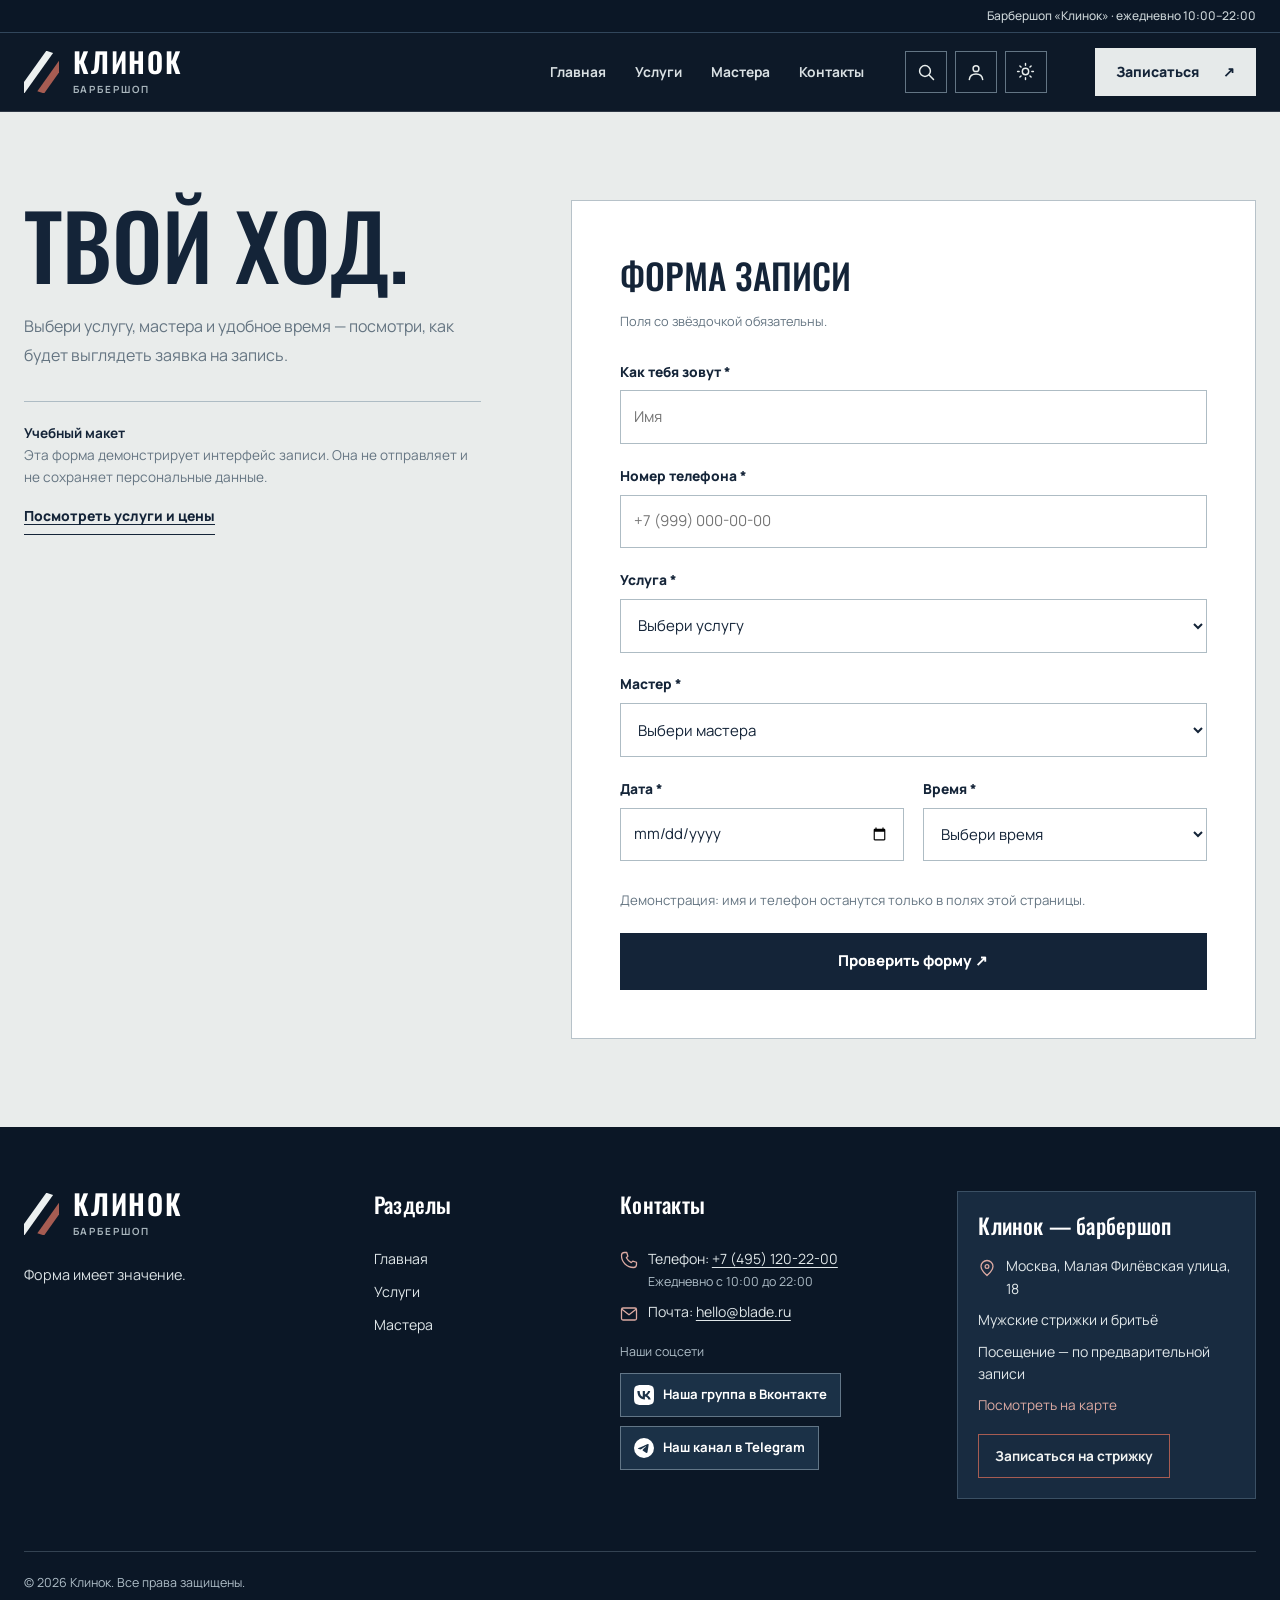
<file: order.html>
<!doctype html>
<html lang="ru">
  <head>
    <meta charset="utf-8" />
    <meta name="viewport" content="width=device-width, initial-scale=1" />
    <meta name="theme-color" content="#102033" />
    <meta
      name="description"
      content="Демонстрационная форма записи в барбершоп Клинок: выбор услуги, мастера, даты и времени. Данные не отправляются."
    />
    <title>Форма записи — Клинок</title>
    <script>
      try {
        const requested = new URLSearchParams(location.search).get("theme");
        document.documentElement.dataset.theme =
          requested === "light" || requested === "dark"
            ? requested
            : localStorage.getItem("klinok-theme") === "light" ? "light" : "dark";
      } catch {
        document.documentElement.dataset.theme = "dark";
      }
    </script>
    <link rel="preconnect" href="https://fonts.googleapis.com" />
    <link rel="preconnect" href="https://fonts.gstatic.com" crossorigin />
    <link
      href="https://fonts.googleapis.com/css2?family=Manrope:wght@400;500;600;700;800&family=Oswald:wght@400;500;600;700&display=swap"
      rel="stylesheet"
    />
    <link
      href="https://cdn.jsdelivr.net/npm/bootstrap@5.3.3/dist/css/bootstrap.min.css"
      rel="stylesheet"
    />
    <link rel="stylesheet" href="styles.css" />
    <link rel="stylesheet" href="pages.css" />
    <link rel="stylesheet" href="footer-map.css" />
    <link rel="stylesheet" href="theme.css" />
    <script
      src="https://cdn.jsdelivr.net/npm/bootstrap@5.3.3/dist/js/bootstrap.bundle.min.js"
      defer
    ></script>
    <script src="app.js" defer></script>
  </head>
  <body class="inner-page" id="top">
    <a class="skip-link" href="#main">Перейти к содержимому</a>
    <header class="site-header">
      <div class="hours-strip">
        <p class="hours-strip-inner page-shell">Барбершоп «Клинок» · ежедневно 10:00–22:00</p>
      </div>
      <nav
        class="navbar navbar-expand-lg page-shell"
        aria-label="Основная навигация"
      >
        <div class="container-fluid">
          <a
            class="brand navbar-brand"
            href="index.html"
            aria-label="Клинок — на главную"
            ><span class="brand-mark" aria-hidden="true"></span
            ><span class="brand-type"
              ><strong>КЛИНОК</strong><small>барбершоп</small></span
            ></a
          ><button
            class="navbar-toggler"
            type="button"
            data-bs-toggle="collapse"
            data-bs-target="#site-navigation"
            aria-controls="site-navigation"
            aria-expanded="false"
            aria-label="Открыть меню"
          >
            <span class="navbar-toggler-icon"></span>
          </button>
          <div class="collapse navbar-collapse" id="site-navigation">
            <ul class="navbar-nav ms-auto">
              <li class="nav-item">
                <a class="nav-link" href="index.html">Главная</a>
              </li>
              <li class="nav-item">
                <a class="nav-link" href="catalog.html">Услуги</a>
              </li>
              <li class="nav-item">
                <a class="nav-link" href="masters.html">Мастера</a>
              </li>
              <li class="nav-item">
                <a class="nav-link" href="contacts.html">Контакты</a>
              </li>
            </ul>
            <a class="nav-book" href="#booking-form"
              >Записаться <span aria-hidden="true">↗</span></a
            >
          </div>
        </div>
      </nav>
    </header>
    <main id="main">
      <section class="section-space" aria-labelledby="booking-title">
        <div class="page-shell booking-layout">
          <div class="booking-copy">
            <h1 id="booking-title">Твой ход.</h1>
            <p>
              Выбери услугу, мастера и удобное время — посмотри, как будет выглядеть
              заявка на запись.
            </p>
            <div class="booking-note">
              <strong>Учебный макет</strong>
              <p>
                Эта форма демонстрирует интерфейс записи. Она не отправляет и не
                сохраняет персональные данные.
              </p>
              <a class="text-link" href="catalog.html"
                >Посмотреть услуги и цены</a
              >
            </div>
          </div>
          <form class="booking-form" id="booking-form" novalidate>
            <h2>Форма записи</h2>
            <p class="required-note">Поля со звёздочкой обязательны.</p>
            <div class="form-row">
              <label for="name"
                >Как тебя зовут <span aria-hidden="true">*</span></label
              ><input
                id="name"
                name="name"
                autocomplete="name"
                maxlength="80"
                placeholder="Имя"
                required
              />
            </div>
            <div class="form-row">
              <label for="phone"
                >Номер телефона <span aria-hidden="true">*</span></label
              ><input
                id="phone"
                name="phone"
                type="tel"
                autocomplete="tel"
                inputmode="tel"
                maxlength="30"
                placeholder="+7 (999) 000-00-00"
                required
              />
            </div>
            <div class="form-row">
              <label for="service"
                >Услуга <span aria-hidden="true">*</span></label
              ><select id="service" name="service" required>
                <option value="" disabled selected>Выбери услугу</option>
                <option value="haircut">Мужская стрижка — 1 800 ₽</option>
                <option value="beard">Оформление бороды — 1 200 ₽</option>
                <option value="combo">Стрижка + борода — 2 600 ₽</option>
                <option value="shave">Королевское бритьё — 1 500 ₽</option>
              </select>
            </div>
            <div class="form-row">
              <label for="barber"
                >Мастер <span aria-hidden="true">*</span></label
              ><select id="barber" name="barber" required>
                <option value="" disabled selected>Выбери мастера</option>
                <option value="artem">Артём</option>
                <option value="daniil">Даниил</option>
                <option value="maks">Макс</option>
              </select>
            </div>
            <div class="form-pair">
              <div class="form-row">
                <label for="date">Дата <span aria-hidden="true">*</span></label
                ><input id="date" name="date" type="date" required />
              </div>
              <div class="form-row">
                <label for="time">Время <span aria-hidden="true">*</span></label
                ><select id="time" name="time" required>
                  <option value="" disabled selected>Выбери время</option>
                  <option value="10:00">10:00</option>
                  <option value="11:30">11:30</option>
                  <option value="13:00">13:00</option>
                  <option value="14:30">14:30</option>
                  <option value="16:00">16:00</option>
                  <option value="17:30">17:30</option>
                  <option value="19:00">19:00</option>
                </select>
              </div>
            </div>
            <p class="form-disclaimer">
              Демонстрация: имя и телефон останутся только в полях этой страницы.
            </p>
            <button class="submit-button" type="submit">
              Проверить форму <span aria-hidden="true">↗</span>
            </button>
            <p
              class="form-status"
              id="form-status"
              role="status"
              aria-live="polite"
            ></p>
          </form>
        </div>
      </section>
    </main>
    <footer class="footer site-footer" id="contacts">
      <div class="page-shell">
        <div class="footer-top">
          <div class="footer-identity">
            <a class="brand footer-brand" href="index.html" aria-label="Клинок — на главную"
              ><span class="brand-mark" aria-hidden="true"></span
              ><span class="brand-type"><strong>КЛИНОК</strong><small>барбершоп</small></span></a>
            <p>Форма имеет значение.</p>
          </div>
          <nav class="footer-links" aria-label="Навигация внизу страницы">
            <h2>Разделы</h2>
            <a href="index.html">Главная</a>
            <a href="catalog.html">Услуги</a>
            <a href="masters.html">Мастера</a>
          </nav>
          <div class="footer-contact">
            <h2>Контакты</h2>
            <p class="footer-contact-line">
              <svg class="footer-contact-icon" viewBox="0 0 24 24" aria-hidden="true" focusable="false"><path d="M6 2h3l1.5 5-2 2a15 15 0 0 0 6.5 6.5l2-2L22 15v3a4 4 0 0 1-4 4A16 16 0 0 1 2 6a4 4 0 0 1 4-4Z" /></svg>
              <span>Телефон: <a href="tel:+74951202200">+7 (495) 120-22-00</a><small class="footer-call-hours">Ежедневно с 10:00 до 22:00</small></span>
            </p>
            <p class="footer-contact-line">
              <svg class="footer-contact-icon" viewBox="0 0 24 24" aria-hidden="true" focusable="false"><rect x="2" y="4" width="20" height="16" rx="2" /><path d="m3 6 9 7 9-7" /></svg>
              <span>Почта: <a href="mailto:hello@blade.ru">hello@blade.ru</a></span>
            </p>
            <p class="footer-social-label">Наши соцсети</p>
            <div class="social-links">
              <a class="social-link" href="https://yandex.ru/search/?text=Клинок+барбершоп+ВКонтакте" target="_blank" rel="noopener noreferrer">
                <img src="assets/vk.svg" alt="" width="20" height="20" />
                Наша группа в Вконтакте
              </a>
              <a class="social-link" href="https://yandex.ru/search/?text=Клинок+барбершоп+Telegram" target="_blank" rel="noopener noreferrer">
                <img src="assets/telegram.svg" alt="" width="20" height="20" />
                Наш канал в Telegram
              </a>
            </div>
          </div>
          <div class="footer-address footer-visit-card">
            <h2>Клинок — барбершоп</h2>
            <p class="footer-location-line"><svg class="footer-location-icon" viewBox="0 0 24 24" aria-hidden="true" focusable="false"><path d="M20 10c0 5-8 12-8 12S4 15 4 10a8 8 0 0 1 16 0Z" /><circle cx="12" cy="10" r="2.5" /></svg><span>Москва, Малая Филёвская улица, 18</span></p>
            <p>Мужские стрижки и бритьё</p>
            <p>Посещение — по предварительной записи</p>
            <a class="footer-map-link" href="contacts.html#map">Посмотреть на карте</a>
            <a class="footer-cta" href="tel:+74951202200">Записаться на стрижку</a>
          </div>
        </div>
        <div class="footer-bottom">
          <span>© <span id="year">2026</span> Клинок. Все права защищены.</span>
        </div>
      </div>
    </footer>
    <button
      class="back-to-top"
      id="back-to-top"
      type="button"
      aria-label="Вернуться наверх"
      title="Наверх"
    >
      <img src="assets/blade-up.svg" alt="" width="30" height="30" />
    </button>
  </body>
</html>
</file>
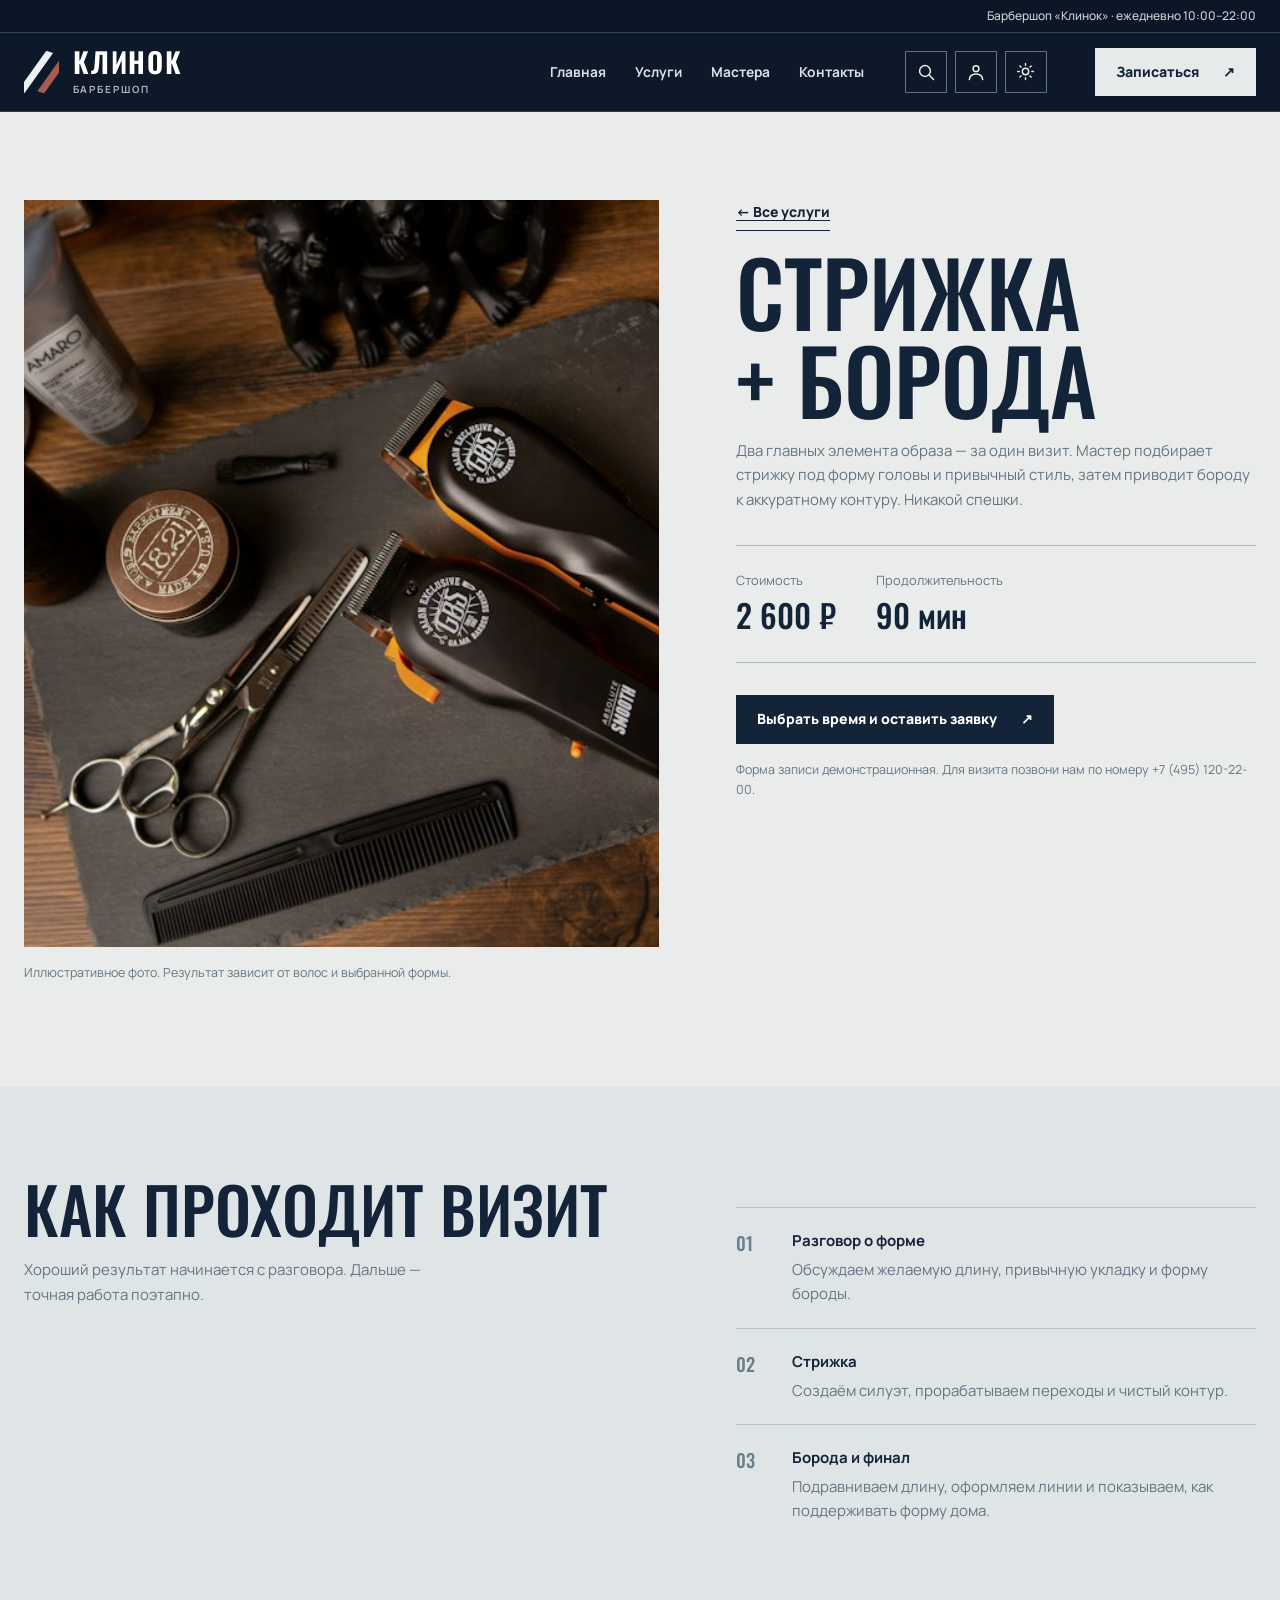
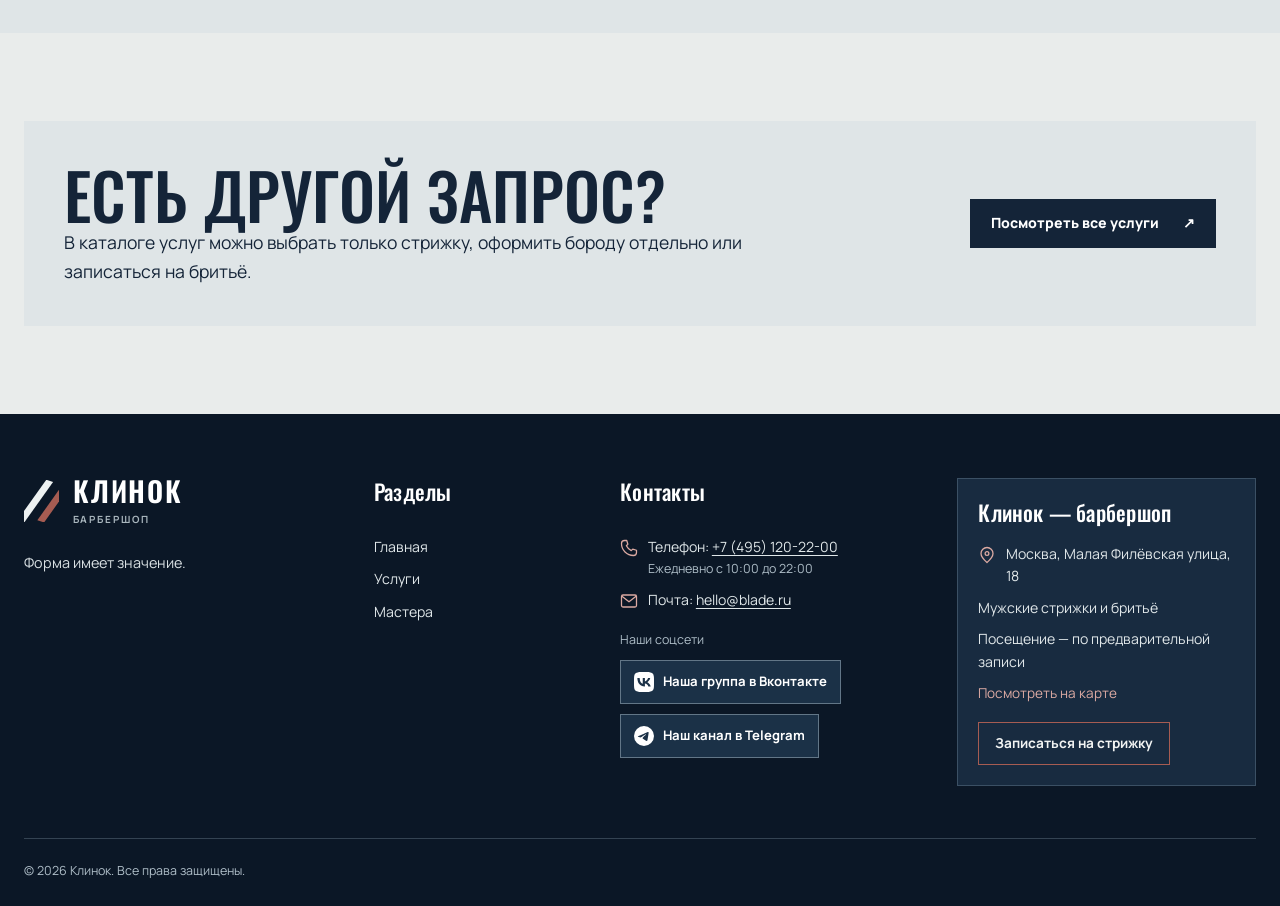
<file: product.html>
<!doctype html>
<html lang="ru">
  <head>
    <meta charset="utf-8" />
    <meta name="viewport" content="width=device-width, initial-scale=1" />
    <meta name="theme-color" content="#102033" />
    <meta
      name="description"
      content="Стрижка и борода за один визит в барбершоп Клинок: что входит, сколько длится и как оставить заявку."
    />
    <title>Стрижка + борода — Клинок</title>
    <script>
      try {
        const requested = new URLSearchParams(location.search).get("theme");
        document.documentElement.dataset.theme =
          requested === "light" || requested === "dark"
            ? requested
            : localStorage.getItem("klinok-theme") === "light" ? "light" : "dark";
      } catch {
        document.documentElement.dataset.theme = "dark";
      }
    </script>
    <link rel="preconnect" href="https://fonts.googleapis.com" />
    <link rel="preconnect" href="https://fonts.gstatic.com" crossorigin />
    <link
      href="https://fonts.googleapis.com/css2?family=Manrope:wght@400;500;600;700;800&family=Oswald:wght@400;500;600;700&display=swap"
      rel="stylesheet"
    />
    <link
      href="https://cdn.jsdelivr.net/npm/bootstrap@5.3.3/dist/css/bootstrap.min.css"
      rel="stylesheet"
    />
    <link rel="stylesheet" href="styles.css" />
    <link rel="stylesheet" href="pages.css" />
    <link rel="stylesheet" href="footer-map.css" />
    <link rel="stylesheet" href="theme.css" />
    <script
      src="https://cdn.jsdelivr.net/npm/bootstrap@5.3.3/dist/js/bootstrap.bundle.min.js"
      defer
    ></script>
    <script src="app.js" defer></script>
  </head>
  <body class="inner-page" id="top">
    <a class="skip-link" href="#main">Перейти к содержимому</a>
    <header class="site-header">
      <div class="hours-strip">
        <p class="hours-strip-inner page-shell">Барбершоп «Клинок» · ежедневно 10:00–22:00</p>
      </div>
      <nav
        class="navbar navbar-expand-lg page-shell"
        aria-label="Основная навигация"
      >
        <div class="container-fluid">
          <a
            class="brand navbar-brand"
            href="index.html"
            aria-label="Клинок — на главную"
            ><span class="brand-mark" aria-hidden="true"></span
            ><span class="brand-type"
              ><strong>КЛИНОК</strong><small>барбершоп</small></span
            ></a
          ><button
            class="navbar-toggler"
            type="button"
            data-bs-toggle="collapse"
            data-bs-target="#site-navigation"
            aria-controls="site-navigation"
            aria-expanded="false"
            aria-label="Открыть меню"
          >
            <span class="navbar-toggler-icon"></span>
          </button>
          <div class="collapse navbar-collapse" id="site-navigation">
            <ul class="navbar-nav ms-auto">
              <li class="nav-item">
                <a class="nav-link" href="index.html">Главная</a>
              </li>
              <li class="nav-item">
                <a class="nav-link" href="catalog.html">Услуги</a>
              </li>
              <li class="nav-item">
                <a class="nav-link" href="masters.html">Мастера</a>
              </li>
              <li class="nav-item">
                <a class="nav-link" href="contacts.html">Контакты</a>
              </li>
            </ul>
            <a class="nav-book" href="order.html?service=combo"
              >Записаться <span aria-hidden="true">↗</span></a
            >
          </div>
        </div>
      </nav>
    </header>
    <main id="main">
      <section class="section-space" aria-labelledby="detail-title">
        <div class="page-shell detail-grid">
          <div>
            <img
              class="detail-photo"
              src="assets/craft.jpg"
              alt="Работа барбера над деталями стрижки; иллюстративное фото"
            />
            <p class="photo-caption">
              Иллюстративное фото. Результат зависит от волос и выбранной формы.
            </p>
          </div>
          <div class="detail-sidebar">
            <a class="text-link" href="catalog.html">← Все услуги</a>
            <h1 id="detail-title">Стрижка<br />+ борода</h1>
            <p>
              Два главных элемента образа — за один визит. Мастер подбирает
              стрижку под форму головы и привычный стиль, затем приводит бороду
              к аккуратному контуру. Никакой спешки.
            </p>
            <div class="detail-facts">
              <div><span>Стоимость</span><strong>2 600 ₽</strong></div>
              <div><span>Продолжительность</span><strong>90 мин</strong></div>
            </div>
            <a class="action-link" href="order.html?service=combo"
              >Выбрать время и оставить заявку
              <span aria-hidden="true">↗</span></a
            >
            <p class="detail-disclaimer">
              Форма записи демонстрационная. Для визита позвони нам по номеру
              +7 (495) 120-22-00.
            </p>
          </div>
        </div>
      </section>
      <section
        class="section-space process-section"
        aria-labelledby="process-title"
      >
        <div class="page-shell detail-grid">
          <div>
            <h2 class="block-heading" id="process-title">Как проходит визит</h2>
            <p class="process-lead">
              Хороший результат начинается с разговора. Дальше — точная работа
              поэтапно.
            </p>
          </div>
          <ol class="detail-steps">
            <li>
              <div>
                <strong>Разговор о форме</strong>
                <p>
                  Обсуждаем желаемую длину, привычную укладку и форму бороды.
                </p>
              </div>
            </li>
            <li>
              <div>
                <strong>Стрижка</strong>
                <p>Создаём силуэт, прорабатываем переходы и чистый контур.</p>
              </div>
            </li>
            <li>
              <div>
                <strong>Борода и финал</strong>
                <p>
                  Подравниваем длину, оформляем линии и показываем, как
                  поддерживать форму дома.
                </p>
              </div>
            </li>
          </ol>
        </div>
      </section>
      <section class="section-space" aria-labelledby="more-title">
        <div class="page-shell editorial-note">
          <div class="row align-items-center g-4">
            <div class="col-lg-8">
              <h2 class="block-heading" id="more-title">Есть другой запрос?</h2>
              <p class="mb-0">
                В <a href="catalog.html">каталоге услуг</a> можно выбрать только
                стрижку, оформить бороду отдельно или записаться на бритьё.
              </p>
            </div>
            <div class="col-lg-4 text-lg-end">
              <a class="action-link" href="catalog.html"
                >Посмотреть все услуги <span aria-hidden="true">↗</span></a
              >
            </div>
          </div>
        </div>
      </section>
    </main>
    <footer class="footer site-footer" id="contacts">
      <div class="page-shell">
        <div class="footer-top">
          <div class="footer-identity">
            <a class="brand footer-brand" href="index.html" aria-label="Клинок — на главную"
              ><span class="brand-mark" aria-hidden="true"></span
              ><span class="brand-type"><strong>КЛИНОК</strong><small>барбершоп</small></span></a>
            <p>Форма имеет значение.</p>
          </div>
          <nav class="footer-links" aria-label="Навигация внизу страницы">
            <h2>Разделы</h2>
            <a href="index.html">Главная</a>
            <a href="catalog.html">Услуги</a>
            <a href="masters.html">Мастера</a>
          </nav>
          <div class="footer-contact">
            <h2>Контакты</h2>
            <p class="footer-contact-line">
              <svg class="footer-contact-icon" viewBox="0 0 24 24" aria-hidden="true" focusable="false"><path d="M6 2h3l1.5 5-2 2a15 15 0 0 0 6.5 6.5l2-2L22 15v3a4 4 0 0 1-4 4A16 16 0 0 1 2 6a4 4 0 0 1 4-4Z" /></svg>
              <span>Телефон: <a href="tel:+74951202200">+7 (495) 120-22-00</a><small class="footer-call-hours">Ежедневно с 10:00 до 22:00</small></span>
            </p>
            <p class="footer-contact-line">
              <svg class="footer-contact-icon" viewBox="0 0 24 24" aria-hidden="true" focusable="false"><rect x="2" y="4" width="20" height="16" rx="2" /><path d="m3 6 9 7 9-7" /></svg>
              <span>Почта: <a href="mailto:hello@blade.ru">hello@blade.ru</a></span>
            </p>
            <p class="footer-social-label">Наши соцсети</p>
            <div class="social-links">
              <a class="social-link" href="https://yandex.ru/search/?text=Клинок+барбершоп+ВКонтакте" target="_blank" rel="noopener noreferrer">
                <img src="assets/vk.svg" alt="" width="20" height="20" />
                Наша группа в Вконтакте
              </a>
              <a class="social-link" href="https://yandex.ru/search/?text=Клинок+барбершоп+Telegram" target="_blank" rel="noopener noreferrer">
                <img src="assets/telegram.svg" alt="" width="20" height="20" />
                Наш канал в Telegram
              </a>
            </div>
          </div>
          <div class="footer-address footer-visit-card">
            <h2>Клинок — барбершоп</h2>
            <p class="footer-location-line"><svg class="footer-location-icon" viewBox="0 0 24 24" aria-hidden="true" focusable="false"><path d="M20 10c0 5-8 12-8 12S4 15 4 10a8 8 0 0 1 16 0Z" /><circle cx="12" cy="10" r="2.5" /></svg><span>Москва, Малая Филёвская улица, 18</span></p>
            <p>Мужские стрижки и бритьё</p>
            <p>Посещение — по предварительной записи</p>
            <a class="footer-map-link" href="contacts.html#map">Посмотреть на карте</a>
            <a class="footer-cta" href="tel:+74951202200">Записаться на стрижку</a>
          </div>
        </div>
        <div class="footer-bottom">
          <span>© <span id="year">2026</span> Клинок. Все права защищены.</span>
        </div>
      </div>
    </footer>
    <button
      class="back-to-top"
      id="back-to-top"
      type="button"
      aria-label="Вернуться наверх"
      title="Наверх"
    >
      <img src="assets/blade-up.svg" alt="" width="30" height="30" />
    </button>
  </body>
</html>
</file>
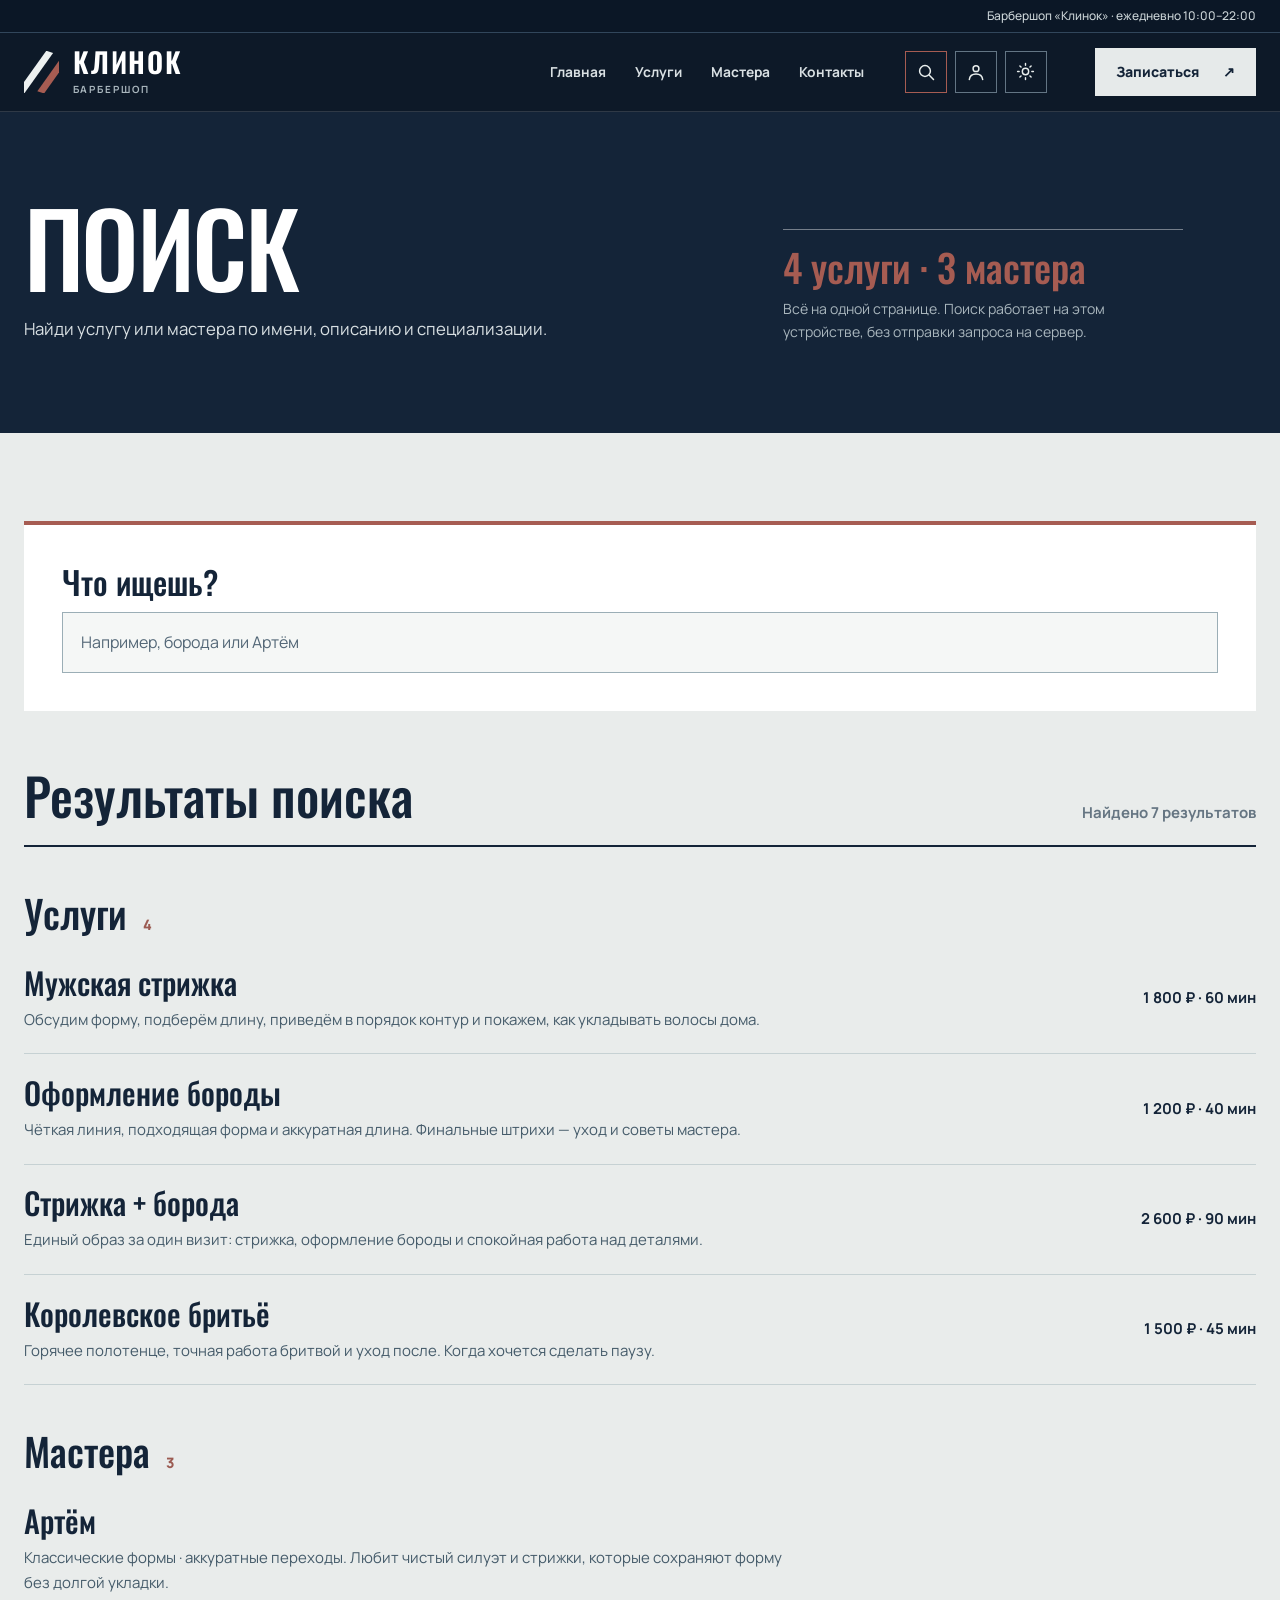
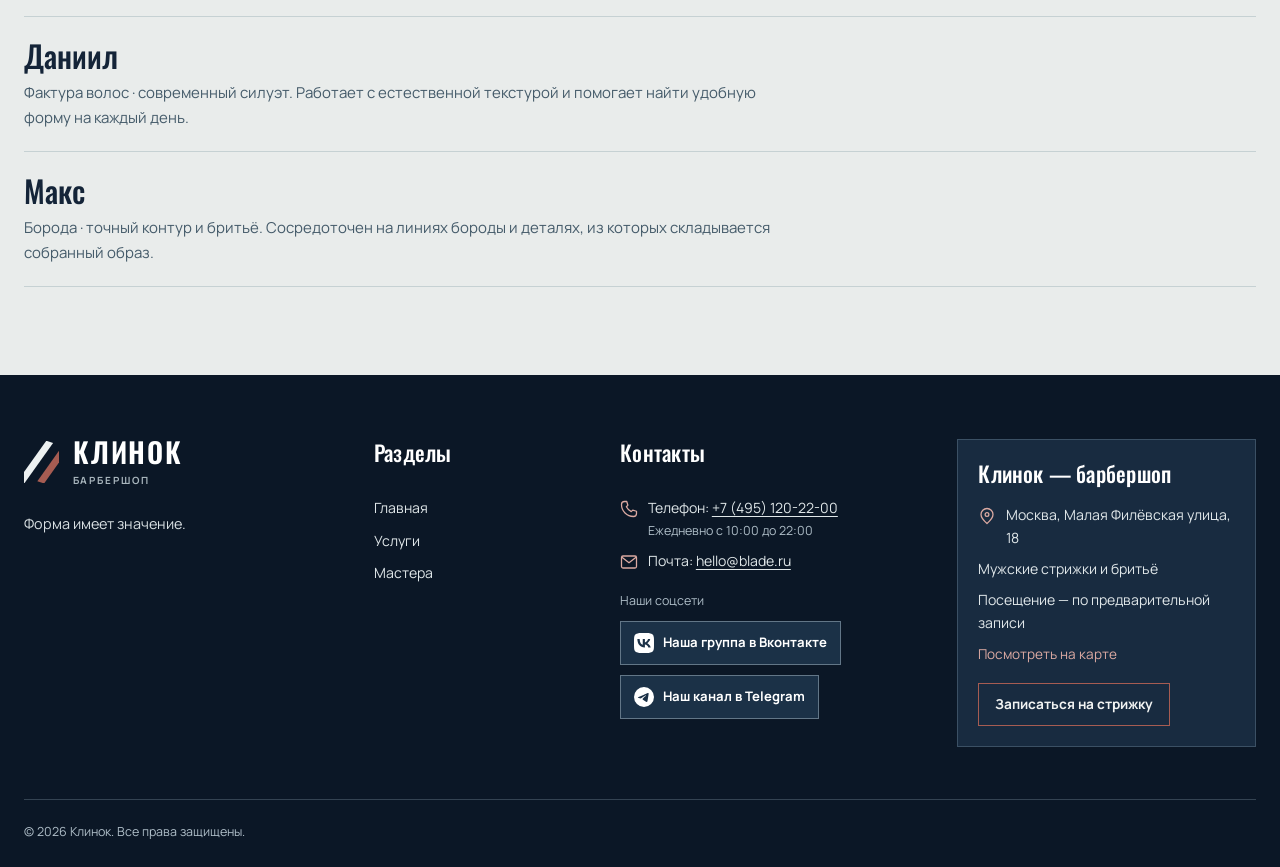
<file: search.html>
<!doctype html>
<html lang="ru">
  <head>
    <meta charset="utf-8" />
    <meta name="viewport" content="width=device-width, initial-scale=1" />
    <meta name="theme-color" content="#102033" />
    <meta name="description" content="Поиск по услугам и мастерам барбершопа Клинок: стрижки, борода, бритьё и профили барберов." />
    <title>Поиск — Клинок</title>
    <script>
      try {
        const requested = new URLSearchParams(location.search).get("theme");
        document.documentElement.dataset.theme =
          requested === "light" || requested === "dark"
            ? requested
            : localStorage.getItem("klinok-theme") === "light" ? "light" : "dark";
      } catch {
        document.documentElement.dataset.theme = "dark";
      }
    </script>
    <link rel="preconnect" href="https://fonts.googleapis.com" />
    <link rel="preconnect" href="https://fonts.gstatic.com" crossorigin />
    <link
      href="https://fonts.googleapis.com/css2?family=Manrope:wght@400;500;600;700;800&family=Oswald:wght@400;500;600;700&display=swap"
      rel="stylesheet"
    />
    <link
      href="https://cdn.jsdelivr.net/npm/bootstrap@5.3.3/dist/css/bootstrap.min.css"
      rel="stylesheet"
    />
    <link rel="stylesheet" href="styles.css" />
    <link rel="stylesheet" href="pages.css" />
    <link rel="stylesheet" href="footer-map.css" />
    <link rel="stylesheet" href="theme.css" />
    <link rel="stylesheet" href="search.css" />
    <script
      src="https://cdn.jsdelivr.net/npm/bootstrap@5.3.3/dist/js/bootstrap.bundle.min.js"
      defer
    ></script>
    <script src="app.js" defer></script>
    <script src="search.js" defer></script>
  </head>
  <body class="inner-page search-page" id="top">
    <a class="skip-link" href="#main">Перейти к содержимому</a>
    <header class="site-header">
      <div class="hours-strip">
        <p class="hours-strip-inner page-shell">Барбершоп «Клинок» · ежедневно 10:00–22:00</p>
      </div>
      <nav class="navbar navbar-expand-lg page-shell" aria-label="Основная навигация">
        <div class="container-fluid">
          <a class="brand navbar-brand" href="index.html" aria-label="Клинок — на главную"
            ><span class="brand-mark" aria-hidden="true"></span
            ><span class="brand-type"><strong>КЛИНОК</strong><small>барбершоп</small></span></a
          ><button
            class="navbar-toggler"
            type="button"
            data-bs-toggle="collapse"
            data-bs-target="#site-navigation"
            aria-controls="site-navigation"
            aria-expanded="false"
            aria-label="Открыть меню"
          >
            <span class="navbar-toggler-icon"></span>
          </button>
          <div class="collapse navbar-collapse" id="site-navigation">
            <ul class="navbar-nav ms-auto">
              <li class="nav-item"><a class="nav-link" href="index.html">Главная</a></li>
              <li class="nav-item"><a class="nav-link" href="catalog.html">Услуги</a></li>
              <li class="nav-item"><a class="nav-link" href="masters.html">Мастера</a></li>
              <li class="nav-item"><a class="nav-link" href="contacts.html">Контакты</a></li>
            </ul>
            <a class="nav-book" href="order.html">Записаться <span aria-hidden="true">↗</span></a>
          </div>
        </div>
      </nav>
    </header>
    <main id="main">
      <section class="page-intro" aria-labelledby="page-title">
        <div class="page-shell page-intro-grid">
          <div>
            <h1 id="page-title">Поиск</h1>
            <p>Найди услугу или мастера по имени, описанию и специализации.</p>
          </div>
          <div class="intro-aside">
            <strong>4 услуги · 3 мастера</strong>
            Всё на одной странице. Поиск работает на этом устройстве, без отправки запроса на сервер.
          </div>
        </div>
      </section>
      <section class="search-content section-space" aria-labelledby="search-results-title">
        <div class="page-shell">
          <form class="search-form" role="search" action="search.html" method="get" id="site-search-form">
            <label for="site-search-input">Что ищешь?</label>
            <input id="site-search-input" name="q" type="search" placeholder="Например, борода или Артём" autocomplete="off" />
          </form>
          <div class="search-results-heading">
            <h2 id="search-results-title">Результаты поиска</h2>
            <p id="search-count" role="status" aria-live="polite">Найдено 7 результатов</p>
          </div>
          <div id="search-results">
            <section class="search-group" aria-labelledby="search-services-title">
              <h3 id="search-services-title">Услуги <span class="search-group-count">4</span></h3>
              <div class="search-list">
                <article class="search-result" data-search="волосы укладка контур длина">
                  <div class="search-result-copy">
                    <h4><a href="catalog.html#service-haircut">Мужская стрижка</a></h4>
                    <p>Обсудим форму, подберём длину, приведём в порядок контур и покажем, как укладывать волосы дома.</p>
                  </div>
                  <p class="search-result-meta">1 800 ₽ · 60 мин</p>
                </article>
                <article class="search-result" data-search="борода уход контур форма">
                  <div class="search-result-copy">
                    <h4><a href="catalog.html#service-beard">Оформление бороды</a></h4>
                    <p>Чёткая линия, подходящая форма и аккуратная длина. Финальные штрихи — уход и советы мастера.</p>
                  </div>
                  <p class="search-result-meta">1 200 ₽ · 40 мин</p>
                </article>
                <article class="search-result" data-search="борода волосы комплекс укладка">
                  <div class="search-result-copy">
                    <h4><a href="catalog.html#service-combo">Стрижка + борода</a></h4>
                    <p>Единый образ за один визит: стрижка, оформление бороды и спокойная работа над деталями.</p>
                  </div>
                  <p class="search-result-meta">2 600 ₽ · 90 мин</p>
                </article>
                <article class="search-result" data-search="бритва горячее полотенце уход">
                  <div class="search-result-copy">
                    <h4><a href="catalog.html#service-shave">Королевское бритьё</a></h4>
                    <p>Горячее полотенце, точная работа бритвой и уход после. Когда хочется сделать паузу.</p>
                  </div>
                  <p class="search-result-meta">1 500 ₽ · 45 мин</p>
                </article>
              </div>
            </section>
            <section class="search-group" aria-labelledby="search-masters-title">
              <h3 id="search-masters-title">Мастера <span class="search-group-count">3</span></h3>
              <div class="search-list">
                <article class="search-result" data-search="артем барбер стрижка классика">
                  <div class="search-result-copy">
                    <h4><a href="masters.html#master-artem">Артём</a></h4>
                    <p>Классические формы · аккуратные переходы. Любит чистый силуэт и стрижки, которые сохраняют форму без долгой укладки.</p>
                  </div>
                </article>
                <article class="search-result" data-search="барбер стрижка текстура волос">
                  <div class="search-result-copy">
                    <h4><a href="masters.html#master-daniil">Даниил</a></h4>
                    <p>Фактура волос · современный силуэт. Работает с естественной текстурой и помогает найти удобную форму на каждый день.</p>
                  </div>
                </article>
                <article class="search-result" data-search="борода барбер бритва контур">
                  <div class="search-result-copy">
                    <h4><a href="masters.html#master-maks">Макс</a></h4>
                    <p>Борода · точный контур и бритьё. Сосредоточен на линиях бороды и деталях, из которых складывается собранный образ.</p>
                  </div>
                </article>
              </div>
            </section>
          </div>
          <div class="search-empty" id="search-empty" hidden>
            <h3>Ничего не найдено</h3>
            <p>Попробуй другое слово или сократи запрос. Например, «стрижка», «борода» или имя мастера.</p>
          </div>
        </div>
      </section>
    </main>
    <footer class="footer site-footer" id="contacts">
      <div class="page-shell">
        <div class="footer-top">
          <div class="footer-identity">
            <a class="brand footer-brand" href="index.html" aria-label="Клинок — на главную"
              ><span class="brand-mark" aria-hidden="true"></span
              ><span class="brand-type"><strong>КЛИНОК</strong><small>барбершоп</small></span></a>
            <p>Форма имеет значение.</p>
          </div>
          <nav class="footer-links" aria-label="Навигация внизу страницы">
            <h2>Разделы</h2>
            <a href="index.html">Главная</a>
            <a href="catalog.html">Услуги</a>
            <a href="masters.html">Мастера</a>
          </nav>
          <div class="footer-contact">
            <h2>Контакты</h2>
            <p class="footer-contact-line">
              <svg class="footer-contact-icon" viewBox="0 0 24 24" aria-hidden="true" focusable="false"><path d="M6 2h3l1.5 5-2 2a15 15 0 0 0 6.5 6.5l2-2L22 15v3a4 4 0 0 1-4 4A16 16 0 0 1 2 6a4 4 0 0 1 4-4Z" /></svg>
              <span>Телефон: <a href="tel:+74951202200">+7 (495) 120-22-00</a><small class="footer-call-hours">Ежедневно с 10:00 до 22:00</small></span>
            </p>
            <p class="footer-contact-line">
              <svg class="footer-contact-icon" viewBox="0 0 24 24" aria-hidden="true" focusable="false"><rect x="2" y="4" width="20" height="16" rx="2" /><path d="m3 6 9 7 9-7" /></svg>
              <span>Почта: <a href="mailto:hello@blade.ru">hello@blade.ru</a></span>
            </p>
            <p class="footer-social-label">Наши соцсети</p>
            <div class="social-links">
              <a class="social-link" href="https://yandex.ru/search/?text=Клинок+барбершоп+ВКонтакте" target="_blank" rel="noopener noreferrer">
                <img src="assets/vk.svg" alt="" width="20" height="20" />Наша группа в Вконтакте
              </a>
              <a class="social-link" href="https://yandex.ru/search/?text=Клинок+барбершоп+Telegram" target="_blank" rel="noopener noreferrer">
                <img src="assets/telegram.svg" alt="" width="20" height="20" />Наш канал в Telegram
              </a>
            </div>
          </div>
          <div class="footer-address footer-visit-card">
            <h2>Клинок — барбершоп</h2>
            <p class="footer-location-line"><svg class="footer-location-icon" viewBox="0 0 24 24" aria-hidden="true" focusable="false"><path d="M20 10c0 5-8 12-8 12S4 15 4 10a8 8 0 0 1 16 0Z" /><circle cx="12" cy="10" r="2.5" /></svg><span>Москва, Малая Филёвская улица, 18</span></p>
            <p>Мужские стрижки и бритьё</p>
            <p>Посещение — по предварительной записи</p>
            <a class="footer-map-link" href="contacts.html#map">Посмотреть на карте</a>
            <a class="footer-cta" href="tel:+74951202200">Записаться на стрижку</a>
          </div>
        </div>
        <div class="footer-bottom">
          <span>© <span id="year">2026</span> Клинок. Все права защищены.</span>
        </div>
      </div>
    </footer>
    <button
      class="back-to-top"
      id="back-to-top"
      type="button"
      aria-label="Вернуться наверх"
      title="Наверх"
    >
      <img src="assets/blade-up.svg" alt="" width="30" height="30" />
    </button>
  </body>
</html>
</file>
<file: styles.css>
:root {
  --ink: #142438;
  --ink-deep: #0d1928;
  --ink-soft: #263c52;
  --paper: #e9eceb;
  --paper-bright: #f6f7f5;
  --steel: #a9b6bd;
  --muted: #657582;
  --line: #cbd2d3;
  --accent: #a65c52;
  --white: #fff;
  --display: "Oswald", "Arial Narrow", Impact, sans-serif;
  --body: "Manrope", Arial, sans-serif;
}
*,
*::before,
*::after {
  box-sizing: border-box;
}
html {
  scroll-behavior: smooth;
  scroll-padding-top: 82px;
}
:target {
  scroll-margin-top: 130px;
}
body {
  margin: 0;
  background: var(--paper);
  color: var(--ink);
  font-family: var(--body);
  font-size: 15px;
  line-height: 1.65;
  overflow-x: hidden;
}
button,
input,
select {
  font: inherit;
}
a {
  color: inherit;
  text-decoration: none;
}
button {
  cursor: pointer;
}
@media (hover: hover) and (pointer: fine) {
  html, body {
    cursor: url("assets/cursor-blade.svg") 1 1, auto;
  }
  a, button, select, summary, [role="button"] {
    cursor: url("assets/cursor-blade.svg") 1 1, pointer;
  }
  input, textarea, [contenteditable="true"] {
    cursor: text;
  }
  input[type="range"] {
    cursor: ew-resize;
  }
}
img {
  max-width: 100%;
  display: block;
}
::selection {
  background: var(--accent);
  color: #fff;
}
:focus-visible {
  outline: 3px solid var(--accent) !important;
  outline-offset: 4px;
}
.shell {
  width: min(100% - 64px, 1280px);
  margin-inline: auto;
}
.skip-link {
  position: fixed;
  top: -80px;
  left: 16px;
  z-index: 10000;
  padding: 10px 16px;
  background: #fff;
  color: var(--ink);
}
.skip-link:focus {
  top: 12px;
}
.site-header {
  position: sticky;
  top: 0;
  z-index: 100;
  background: var(--ink-deep);
  color: #f2f3f0;
  border-bottom: 1px solid rgba(255, 255, 255, 0.13);
}
.site-header .hours-strip {
  background: #0b1726;
  border-bottom: 1px solid #31465b;
  color: #cbd4d7;
}
.site-header .hours-strip-inner {
  display: flex;
  align-items: center;
  justify-content: flex-end;
  min-height: 32px;
  margin-bottom: 0;
  padding-block: 5px;
  font: 500 12px/1.4 var(--body);
}
.site-header .navbar {
  min-height: 78px;
  padding: 0;
}
.header-inner {
  padding: 0 !important;
  gap: 30px;
}
.brand {
  display: inline-flex;
  align-items: center;
  gap: 12px;
  width: max-content;
  white-space: nowrap;
  color: #fff !important;
}
.site-header .navbar-brand {
  margin-right: 0;
  padding: 0;
}
.brand-mark {
  width: 35px;
  height: 42px;
  position: relative;
  display: inline-block;
  flex: none;
  overflow: hidden;
}
.brand-mark span {
  position: absolute;
  display: block;
  width: 8px;
  height: 43px;
  top: 0;
  background: #edf1f1;
  transform: skew(-23deg) rotate(16deg);
}
.brand-mark span:first-child {
  left: 7px;
}
.brand-mark span:last-child {
  left: 24px;
  height: 33px;
  top: 9px;
  background: var(--accent);
}
.brand-type {
  display: flex;
  flex-direction: column;
  align-items: flex-start;
  line-height: 1;
}
.brand-type strong {
  font: 600 28px/0.95 var(--display);
  letter-spacing: 0.085em;
}
.brand-type small {
  font-size: 9px;
  font-weight: 700;
  letter-spacing: 0.29em;
  margin-top: 6px;
  color: #a8b6bd;
  text-transform: uppercase;
}
.site-header .navbar-collapse {
  gap: 28px;
}
.site-header .header-tools {
  display: flex;
  flex: none;
  align-items: center;
  gap: 8px;
}
.site-header .header-utility {
  display: inline-flex;
  flex: none;
  align-items: center;
  justify-content: center;
  width: 42px;
  height: 42px;
  border: 1px solid #637584;
  color: #e9eeed;
  text-decoration: none;
}
.site-header .header-utility:hover {
  background: #ffffff1a;
  color: #fff;
}
.site-header .header-utility[aria-current="page"] {
  border-color: var(--accent);
}
.site-header .header-utility svg {
  width: 20px;
  height: 20px;
  fill: none;
  stroke: currentColor;
  stroke-width: 1.8;
  stroke-linecap: round;
  stroke-linejoin: round;
}
.primary-nav {
  align-items: center;
  gap: 26px;
}
.site-header .primary-nav .nav-link {
  color: #c3ccd0;
  padding: 8px 0;
  font-size: 12px;
  font-weight: 700;
  white-space: nowrap;
  transition: color 0.2s;
}
.site-header .primary-nav .nav-link:hover,
.site-header .primary-nav .nav-link.active {
  color: #fff;
}
.site-header .primary-nav .nav-link.active {
  box-shadow: 0 2px 0 var(--accent);
}
.header-book {
  display: inline-flex;
  align-items: center;
  justify-content: center;
  gap: 25px;
  min-height: 43px;
  padding: 0 18px;
  background: #e6eaea;
  color: var(--ink);
  font-weight: 800;
  font-size: 12px;
  white-space: nowrap;
  transition: background 0.2s;
}
.header-book:hover {
  background: #fff;
  color: var(--ink);
}
.header-book span {
  font-size: 19px;
  font-weight: 400;
  line-height: 1;
}
.site-header .navbar-toggler {
  border: 1px solid #596978;
  border-radius: 0;
  padding: 7px 10px;
}
.hero {
  height: min(790px, calc(100svh - 78px));
  min-height: 620px;
  position: relative;
  overflow: hidden;
  color: #fff;
  background: var(--ink-deep);
}
.hero-image {
  position: absolute;
  inset: 0 0 0 39%;
  background: url("assets/hero.jpg") center 46% / cover no-repeat;
  clip-path: polygon(10% 0, 100% 0, 100% 100%, 0 100%);
}
.hero-shade {
  position: absolute;
  inset: 0;
  background: linear-gradient(
    90deg,
    #142438 0%,
    #142438 29%,
    rgba(20, 36, 56, 0.9) 43%,
    rgba(20, 36, 56, 0.44) 65%,
    rgba(12, 19, 27, 0.08) 100%
  );
}
.hero::after {
  content: "";
  position: absolute;
  inset: -20% auto -20% 50%;
  width: 1px;
  background: rgba(255, 255, 255, 0.22);
  transform: rotate(13deg);
  pointer-events: none;
}
.hero-inner {
  position: relative;
  height: 100%;
  display: flex;
  align-items: center;
}
.hero-copy {
  position: relative;
  z-index: 2;
  padding: 0 0 34px;
  max-width: 820px;
}
.hero-intro {
  font-weight: 700;
  font-size: 13px;
  letter-spacing: 0.02em;
  color: #d5dcdd;
  margin: 0 0 24px;
  padding-left: 38px;
  position: relative;
}
.hero-intro::before {
  content: "";
  position: absolute;
  top: 50%;
  left: 0;
  width: 24px;
  height: 2px;
  background: var(--accent);
}
.hero h1 {
  font: 600 clamp(72px, 9vw, 144px) / 0.98 var(--display);
  letter-spacing: -0.025em;
  margin: 0;
  max-width: 850px;
  text-shadow: 0 3px 25px rgba(0, 0, 0, 0.14);
}
.hero h1 span {
  color: transparent;
  -webkit-text-stroke: 1.5px #f3f4f1;
  text-shadow: none;
}
.hero-description {
  max-width: 460px;
  color: #d2dadc;
  font-size: 16px;
  line-height: 1.65;
  margin: 32px 0 32px;
}
.hero-actions {
  display: flex;
  align-items: center;
  gap: 30px;
  flex-wrap: wrap;
}
.button {
  display: inline-flex;
  justify-content: space-between;
  align-items: center;
  gap: 30px;
  min-height: 54px;
  padding: 0 23px;
  font-weight: 800;
  font-size: 13px;
  line-height: 1.2;
  border: 1px solid transparent;
  transition:
    background 0.2s,
    color 0.2s,
    transform 0.2s;
}
.button:hover {
  transform: translateY(-2px);
}
.button span {
  font-size: 21px;
  font-weight: 400;
}
.button-light {
  color: var(--ink);
  background: #edf0ee;
}
.button-light:hover {
  color: var(--ink);
  background: #fff;
}
.button-dark {
  color: #fff;
  background: var(--ink);
  border-color: var(--ink);
}
.button-dark:hover {
  background: var(--ink-soft);
  color: #fff;
}
.text-link {
  display: inline-flex;
  gap: 15px;
  align-items: center;
  font-weight: 800;
  font-size: 13px;
  border-bottom: 1px solid currentColor;
  padding-bottom: 6px;
  transition: color 0.2s;
}
.text-link:hover {
  color: var(--accent);
}
.text-link span {
  font-size: 18px;
  line-height: 1;
}
.hero-rail {
  position: absolute;
  right: 0;
  top: 50%;
  transform: translateY(-50%);
  z-index: 2;
  writing-mode: vertical-rl;
  display: flex;
  align-items: center;
  gap: 22px;
  color: #e2e7e4;
  font-size: 10px;
  font-weight: 800;
  letter-spacing: 0.16em;
}
.rail-line {
  width: 1px;
  height: 56px;
  background: #e2e7e4;
}
.hero-bottom {
  position: absolute;
  left: 50%;
  bottom: 23px;
  transform: translateX(-50%);
  z-index: 2;
  display: flex;
  color: #c8d0d1;
  font-size: 10px;
  font-weight: 800;
  letter-spacing: 0.08em;
}
.section-pad {
  padding: 112px 0;
}
.section-heading {
  display: flex;
  align-items: end;
  justify-content: space-between;
  gap: 40px;
  margin-bottom: 52px;
}
.section-kicker {
  display: flex;
  align-items: center;
  gap: 14px;
  font-weight: 800;
  font-size: 12px;
  margin: 0 0 22px;
  color: var(--accent);
}
.section-kicker::before {
  content: "";
  width: 22px;
  height: 2px;
  background: currentColor;
}
.section-heading h2,
.about h2 {
  font: 500 clamp(42px, 4.6vw, 72px) / 1.1 var(--display);
  letter-spacing: -0.018em;
  margin: 0;
}
.section-heading > p {
  max-width: 325px;
  color: var(--muted);
  margin: 0 0 6px;
  font-size: 14px;
}
.services {
  background: var(--paper-bright);
}
.services-heading {
  margin-bottom: 44px;
}
.service-list {
  border-top: 1px solid var(--line);
}
.service-item {
  display: grid;
  grid-template-columns: 64px minmax(0, 1fr) 175px 48px;
  align-items: center;
  gap: 20px;
  min-height: 122px;
  padding: 22px 0;
  border-bottom: 1px solid var(--line);
  transition:
    padding 0.25s,
    background 0.25s;
}
.service-item:hover {
  padding-inline: 15px;
  background: #eef1f0;
}
.service-number {
  font: 500 15px var(--display);
  color: var(--accent);
  align-self: start;
  padding-top: 11px;
}
.service-main h3 {
  font: 500 clamp(25px, 2.4vw, 35px) / 1.15 var(--display);
  margin: 0 0 7px;
}
.service-main p {
  color: var(--muted);
  font-size: 13px;
  margin: 0;
}
.service-meta {
  display: flex;
  flex-direction: column;
  align-items: flex-end;
  gap: 2px;
}
.service-meta span {
  font-size: 12px;
  color: var(--muted);
}
.service-meta strong {
  font: 500 24px var(--display);
  white-space: nowrap;
}
.service-pick,
.master-pick {
  border: 1px solid var(--ink);
  width: 43px;
  height: 43px;
  display: grid;
  place-items: center;
  background: transparent;
  color: var(--ink);
  font-size: 23px;
  line-height: 1;
  transition:
    background 0.2s,
    color 0.2s;
}
.service-pick:hover,
.master-pick:hover {
  background: var(--ink);
  color: #fff;
}
.services-note {
  font-size: 12px;
  color: var(--muted);
  margin: 18px 0 0;
}
.about {
  display: grid;
  grid-template-columns: 1fr 1fr;
  min-height: 620px;
  background: var(--ink);
  color: #f0f3f1;
}
.about-photo {
  min-height: 580px;
  position: relative;
  overflow: hidden;
}
.about-photo img {
  width: 100%;
  height: 100%;
  object-fit: cover;
}
.about-photo::after {
  content: "";
  position: absolute;
  inset: 0;
  background: linear-gradient(90deg, transparent 70%, rgba(20, 36, 56, 0.25));
}
.about-content {
  display: flex;
  align-items: center;
  padding: 80px clamp(45px, 7vw, 120px);
}
.about-content-inner {
  max-width: 570px;
}
.about h2 {
  font-size: clamp(46px, 4.5vw, 70px);
}
.about h2 em {
  font-style: normal;
  color: var(--steel);
}
.about-content-inner > p:not(.section-kicker) {
  max-width: 480px;
  margin: 30px 0;
  color: #c5cfd2;
  font-size: 14px;
  line-height: 1.9;
}
.about-signature {
  display: flex;
  gap: 18px;
  align-items: center;
  margin: 0 0 42px;
  color: #e1e6e7;
  font-size: 12px;
  font-weight: 700;
  line-height: 1.7;
}
.signature-line {
  width: 34px;
  height: 1px;
  background: var(--accent);
}
.about .text-link {
  color: #f2f4f2;
}
.masters {
  background: var(--paper);
}
.master-grid {
  display: grid;
  grid-template-columns: repeat(3, minmax(0, 1fr));
  gap: 22px;
}
.master-card {
  min-width: 0;
}
.master-art {
  height: 350px;
  background: var(--ink);
}
.master-art img {
  display: block;
  width: 100%;
  height: 100%;
  object-fit: cover;
  object-position: center 34%;
  filter: grayscale(100%);
}
.master-photo-note {
  margin: 1.25rem 0 0;
  color: var(--muted);
  font-size: 0.8rem;
}
.master-info {
  padding: 22px 0;
  display: flex;
  justify-content: space-between;
  align-items: center;
  gap: 12px;
  border-bottom: 1px solid #b8c3c7;
}
.master-info h3 {
  font: 500 29px var(--display);
  margin: 0;
}
.master-info p {
  font-size: 12px;
  color: var(--muted);
  margin: 3px 0 0;
}
.works {
  background: var(--ink-deep);
  color: #f1f3f0;
}
.works .section-heading > p {
  color: #b0bdc3;
}
.work-grid {
  display: grid;
  grid-template-columns: 1.35fr 1fr 1fr;
  grid-template-rows: 240px 240px;
  gap: 15px;
}
.work-tile {
  position: relative;
  border: 0;
  padding: 0;
  overflow: hidden;
  background: #26394b;
  text-align: left;
  color: #fff;
}
.work-tile-large {
  grid-row: span 2;
}
.work-tile img {
  width: 100%;
  height: 100%;
  object-fit: cover;
  transition: transform 0.45s;
  filter: saturate(0.7);
}
.work-tile:hover img {
  transform: scale(1.045);
  filter: saturate(0.95);
}
.work-tile::after {
  content: "";
  position: absolute;
  inset: 40% 0 0;
  background: linear-gradient(transparent, rgba(6, 13, 20, 0.75));
  pointer-events: none;
}
.work-tile > span {
  position: absolute;
  bottom: 21px;
  left: 23px;
  right: 23px;
  z-index: 1;
  display: flex;
  justify-content: space-between;
  font-weight: 800;
  font-size: 13px;
}
.work-tile > span span {
  font-size: 22px;
  line-height: 1;
}
.booking {
  background: #d7dedf;
}
.booking-layout {
  display: grid;
  grid-template-columns: 1fr 1fr;
  gap: 10%;
  align-items: center;
}
.booking-copy h2 {
  font: 600 clamp(75px, 9vw, 140px) / 1 var(--display);
  margin: 0 0 25px;
  letter-spacing: -0.03em;
}
.booking-copy > p:not(.section-kicker) {
  max-width: 460px;
  font-size: 16px;
  color: #425769;
  line-height: 1.8;
}
.booking-detail {
  display: flex;
  gap: 16px;
  align-items: flex-start;
  margin-top: 55px;
  font-size: 12px;
  color: #536576;
  line-height: 1.7;
}
.detail-dash {
  width: 25px;
  height: 2px;
  background: var(--accent);
  margin-top: 9px;
  flex: none;
}
.booking-panel {
  min-height: 360px;
  background: var(--ink);
  color: #fff;
  padding: 36px 40px;
  position: relative;
  display: flex;
  flex-direction: column;
  align-items: flex-start;
  justify-content: space-between;
  overflow: hidden;
}
.booking-panel-index {
  font-size: 11px;
  font-weight: 800;
  letter-spacing: 0.1em;
  color: #b9c4c8;
}
.booking-panel-mark {
  position: absolute;
  right: 10%;
  top: -12%;
  height: 116%;
  width: 38%;
  opacity: 0.13;
  transform: rotate(15deg);
}
.booking-panel-mark span {
  position: absolute;
  width: 32px;
  height: 100%;
  background: white;
  transform: skew(-25deg);
}
.booking-panel-mark span + span {
  left: 85px;
}
.booking-panel p {
  font: 500 clamp(30px, 3.4vw, 50px) / 1.15 var(--display);
  margin: 25px 0;
  z-index: 1;
}
.booking-panel .button {
  z-index: 1;
}
.footer {
  background: #0a1523;
  color: #e7ecea;
  padding: 65px 0 25px;
}
.footer-top {
  display: grid;
  grid-template-columns: 1.4fr 0.7fr 1fr;
  gap: 48px;
  padding-bottom: 55px;
}
.footer-brand .brand-type strong {
  font-size: 32px;
}
.footer-top > div:first-child > p {
  font-size: 13px;
  color: #a2b1bb;
  margin: 23px 0 0;
}
.footer-links {
  display: flex;
  flex-direction: column;
  gap: 10px;
  font-size: 12px;
  font-weight: 700;
}
.footer-links a:hover {
  color: #fff;
  text-decoration: underline;
  text-underline-offset: 5px;
}
.footer-bottom {
  border-top: 1px solid #344352;
  padding-top: 22px;
  color: #9aaab3;
  font-size: 11px;
}
.back-to-top {
  position: fixed;
  right: 25px;
  bottom: 25px;
  z-index: 60;
  display: grid;
  place-items: center;
  width: 52px;
  height: 52px;
  padding: 0;
  border: 1px solid #c48076;
  background: var(--ink);
  cursor: pointer;
  opacity: 0;
  pointer-events: none;
  transform: translateY(10px);
  transition: opacity 0.2s, transform 0.2s, background-color 0.2s;
}
.back-to-top.is-visible {
  opacity: 1;
  pointer-events: auto;
  transform: none;
}
.back-to-top:hover {
  background: var(--ink-soft);
}
.back-to-top:focus-visible {
  outline: 2px solid #e3afa7;
  outline-offset: 3px;
}
.back-to-top img {
  display: block;
  width: 30px;
  height: 30px;
}
.gallery-dialog {
  border: 0;
  padding: 20px;
  background: var(--ink-deep);
  color: #fff;
  max-width: min(900px, calc(100vw - 36px));
  max-height: calc(100vh - 36px);
  box-shadow: 0 20px 60px #0008;
}
.gallery-dialog::backdrop {
  background: #06101ccc;
}
.gallery-dialog img {
  max-height: 72vh;
  width: auto;
  max-width: 100%;
  object-fit: contain;
  margin: auto;
}
.gallery-dialog p {
  margin: 12px 80px 0 0;
  font-size: 13px;
}
.gallery-close,
.gallery-controls button {
  background: transparent;
  border: 1px solid #84929d;
  color: #fff;
  width: 38px;
  height: 38px;
  font-size: 23px;
  line-height: 1;
}
.gallery-close {
  position: absolute;
  top: 20px;
  right: 20px;
}
.gallery-controls {
  display: flex;
  gap: 8px;
  position: absolute;
  right: 20px;
  bottom: 14px;
}
@media (max-width: 1100px) {
  .primary-nav {
    gap: 15px;
  }
  .site-header .navbar-collapse {
    gap: 15px;
  }
  .site-header .primary-nav .nav-link {
    font-size: 11px;
  }
  .header-book {
    gap: 10px;
    padding: 0 12px;
  }
  .hero h1 {
    font-size: clamp(66px, 9.2vw, 110px);
  }
}
@media (max-width: 991px) {
  .site-header .navbar {
    min-height: 68px;
  }
  .site-header .navbar-collapse {
    padding: 16px 0 23px;
    border-top: 1px solid #31465b;
    margin-top: 10px;
  }
  .site-header .header-tools {
    margin-top: 13px;
  }
  .primary-nav {
    align-items: flex-start;
    gap: 4px;
  }
  .site-header .primary-nav .nav-link {
    font-size: 14px;
    padding: 9px 0;
  }
  .site-header .primary-nav .nav-link.active {
    box-shadow: none;
    color: #fff;
  }
  .header-book {
    margin-top: 13px;
  }
  .hero {
    height: 680px;
    min-height: 0;
  }
  .hero h1 {
    font-size: clamp(66px, 11vw, 110px);
  }
  .about-content {
    padding: 55px 40px;
  }
  .about-photo {
    min-height: 520px;
  }
  .work-grid {
    grid-template-rows: 200px 200px;
  }
  .booking-layout {
    gap: 6%;
  }
}
@media (max-width: 580px) {
  .site-header .hours-strip-inner {
    justify-content: center;
    text-align: center;
  }
}
@media (max-width: 767px) {
  .shell {
    width: min(100% - 36px, 1280px);
  }
  .section-pad {
    padding: 75px 0;
  }
  .section-heading {
    align-items: start;
    flex-direction: column;
    gap: 17px;
    margin-bottom: 34px;
  }
  .section-heading > p {
    max-width: 500px;
  }
  .hero {
    height: 700px;
  }
  .hero-image {
    inset: 0;
    background-position: 54% 50%;
    clip-path: none;
    opacity: 0.62;
  }
  .hero-shade {
    background:
      linear-gradient(90deg, rgba(15, 28, 43, 0.92), rgba(15, 28, 43, 0.58)),
      linear-gradient(0deg, rgba(15, 28, 43, 0.65), transparent 45%);
  }
  .hero::after {
    display: none;
  }
  .hero h1 {
    font-size: clamp(62px, 12vw, 95px);
  }
  .hero-description {
    max-width: 440px;
  }
  .hero-rail {
    display: none;
  }
  .service-item {
    grid-template-columns: 34px 1fr 43px;
    gap: 13px;
  }
  .service-meta {
    grid-column: 2;
    grid-row: 2;
    flex-direction: row;
    align-items: center;
    gap: 14px;
  }
  .service-pick {
    grid-column: 3;
    grid-row: 1 / 3;
  }
  .service-number {
    grid-row: 1/3;
  }
  .service-item {
    min-height: 120px;
  }
  .about {
    grid-template-columns: 1fr;
  }
  .about-photo {
    min-height: 330px;
    max-height: 390px;
  }
  .about-content {
    padding: 70px 30px;
  }
  .master-grid {
    gap: 14px;
  }
  .master-art {
    height: 240px;
  }
  .work-grid {
    grid-template-columns: 1fr 1fr;
    grid-template-rows: 240px 200px 200px;
  }
  .work-tile-large {
    grid-column: span 2;
    grid-row: span 1;
  }
  .booking-layout {
    grid-template-columns: 1fr;
    gap: 40px;
  }
  .booking-copy h2 {
    font-size: 92px;
  }
  .booking-detail {
    margin-top: 30px;
  }
  .footer-top {
    grid-template-columns: 1fr 1fr;
    gap: 35px;
  }
}
@media (max-width: 575px) {
  .brand-type strong {
    font-size: 24px;
  }
  .brand-mark {
    transform: scale(0.86);
    transform-origin: left center;
    margin-right: -4px;
  }
  .hero {
    height: 650px;
  }
  .hero-copy {
    padding-bottom: 30px;
  }
  .hero h1 {
    font-size: clamp(56px, 15vw, 76px);
  }
  .hero-intro {
    font-size: 11px;
    margin-bottom: 22px;
  }
  .hero-description {
    font-size: 14px;
    margin: 26px 0;
  }
  .hero-actions {
    gap: 19px;
  }
  .hero .button {
    min-height: 49px;
    padding: 0 17px;
  }
  .hero-bottom {
    font-size: 9px;
  }
  .hero-bottom span {
    max-width: 150px;
  }
  .section-heading h2,
  .about h2 {
    font-size: clamp(40px, 11vw, 58px);
  }
  .service-item {
    gap: 10px;
  }
  .service-main h3 {
    font-size: 25px;
  }
  .service-main p {
    font-size: 12px;
  }
  .service-meta strong {
    font-size: 20px;
  }
  .service-meta span {
    font-size: 11px;
  }
  .master-grid {
    grid-template-columns: 1fr;
    gap: 35px;
  }
  .master-art {
    height: 310px;
  }
  .work-grid {
    gap: 9px;
    grid-template-rows: 260px 170px 170px;
  }
  .work-tile > span {
    left: 12px;
    right: 12px;
    bottom: 12px;
    font-size: 11px;
  }
  .work-tile > span span {
    font-size: 18px;
  }
  .booking-copy h2 {
    font-size: 72px;
  }
  .booking-panel {
    min-height: 330px;
    padding: 28px;
  }
  .footer {
    padding-top: 55px;
  }
  .footer-top {
    grid-template-columns: 1fr;
    gap: 28px;
  }
}
@media (prefers-reduced-motion: reduce) {
  html {
    scroll-behavior: auto;
  }
  *,
  *::before,
  *::after {
    transition-duration: 0.01ms !important;
    animation-duration: 0.01ms !important;
  }
}
</file>
<file: pages.css>
:root {
  --blade-ink: #102033;
  --blade-deep: #0b1726;
  --blade-steel: #536777;
  --blade-mist: #d9e0e3;
  --blade-paper: #f1f1ed;
  --blade-white: #fff;
  --blade-brass: #c5a57b;
}
* {
  box-sizing: border-box;
}
html {
  scroll-behavior: smooth;
}
body.inner-page {
  margin: 0;
  background: var(--blade-paper);
  color: var(--blade-ink);
  font-family: Manrope, Arial, sans-serif;
  line-height: 1.65;
}
body.inner-page a {
  color: inherit;
}
body.inner-page img {
  max-width: 100%;
  display: block;
}
body.inner-page button,
body.inner-page input,
body.inner-page select {
  font: inherit;
}
body.inner-page :focus-visible {
  outline: 3px solid var(--blade-brass);
  outline-offset: 3px;
}
.inner-page .skip-link {
  position: absolute;
  left: 1rem;
  top: -5rem;
  background: #fff;
  color: #102033;
  padding: 0.7rem 1rem;
  z-index: 1100;
}
.inner-page .skip-link:focus {
  top: 1rem;
}
.inner-page .page-shell {
  width: min(100% - 3rem, 1240px);
  margin-inline: auto;
}
.inner-page .site-header {
  background: var(--blade-deep);
  color: #fff;
  border-bottom: 1px solid #ffffff24;
  position: relative;
  z-index: 20;
}
.inner-page .site-header .container-fluid {
  padding: 0;
}
.inner-page .navbar {
  padding: 1rem 0;
}
.inner-page .brand {
  display: inline-flex;
  gap: 0.85rem;
  align-items: center;
  color: #fff;
  text-decoration: none;
  line-height: 1;
  flex-shrink: 0;
}
.inner-page .brand-mark {
  display: inline-flex;
  width: 35px;
  height: 35px;
  border: 1px solid var(--blade-brass);
  transform: rotate(45deg);
  align-items: center;
  justify-content: center;
}
.inner-page .brand-mark:after {
  content: "";
  height: 21px;
  width: 6px;
  background: var(--blade-brass);
  clip-path: polygon(50% 0, 100% 43%, 100% 100%, 0 100%, 0 43%);
}
.inner-page .brand-type {
  display: grid;
  gap: 0.24rem;
}
.inner-page .brand-type strong {
  font-family: Oswald, sans-serif;
  font-size: 1.55rem;
  letter-spacing: 0.07em;
  font-weight: 500;
}
.inner-page .brand-type small {
  font-size: 0.62rem;
  letter-spacing: 0.19em;
  text-transform: uppercase;
  color: var(--blade-mist);
}
.inner-page .navbar-toggler {
  border: 1px solid #ffffff6b;
  color: #fff;
  padding: 0.5rem;
}
.inner-page .navbar-toggler-icon {
  filter: invert(1) grayscale(1);
}
.inner-page .navbar-nav {
  gap: 0.2rem;
  align-items: center;
}
.inner-page .nav-link {
  color: #d9e0e3 !important;
  font-size: 0.86rem;
  font-weight: 700;
  padding: 0.65rem 0.8rem !important;
  text-decoration: none;
}
.inner-page .nav-link:hover,
.inner-page .nav-link[aria-current="page"] {
  color: #fff !important;
}
.inner-page .nav-link[aria-current="page"] {
  text-decoration: underline;
  text-decoration-color: var(--blade-brass);
  text-underline-offset: 0.55rem;
}
.inner-page .nav-book,
.inner-page .action-link {
  display: inline-flex;
  align-items: center;
  justify-content: center;
  gap: 1.5rem;
  text-decoration: none;
  font-weight: 800;
  font-size: 0.88rem;
  line-height: 1.2;
  padding: 1rem 1.3rem;
  transition:
    background-color 0.2s,
    color 0.2s;
}
.inner-page .nav-book {
  background: var(--blade-brass);
  color: var(--blade-deep);
  margin-left: 1.3rem;
}
.inner-page .nav-book:hover,
.inner-page .action-link:hover {
  background: #e0c29b;
  color: var(--blade-deep);
}
.inner-page .action-link {
  background: var(--blade-ink);
  color: #fff;
}
.inner-page .action-link-outline {
  background: transparent;
  color: var(--blade-ink);
  border: 1px solid var(--blade-ink);
}
.inner-page .action-link-light {
  background: var(--blade-brass);
  color: var(--blade-deep);
}
.inner-page .page-intro {
  background: var(--blade-ink);
  color: #fff;
  padding: 5.3rem 0 5.6rem;
  overflow: hidden;
}
.inner-page .page-intro-grid {
  display: grid;
  grid-template-columns: minmax(0, 1fr) minmax(270px, 0.68fr);
  gap: 4rem;
  align-items: end;
}
.inner-page .page-intro h1,
.inner-page .display-title {
  font-family: Oswald, Impact, sans-serif;
  text-transform: uppercase;
  font-size: clamp(3.3rem, 8vw, 7.7rem);
  line-height: 0.97;
  letter-spacing: -0.025em;
  font-weight: 500;
  margin: 0;
}
.inner-page .page-intro p {
  max-width: 34rem;
  color: #d9e0e3;
  margin: 1.2rem 0 0;
  font-size: 1.05rem;
}
.inner-page .intro-aside {
  border-top: 1px solid #ffffff69;
  padding-top: 1rem;
  color: var(--blade-mist);
  font-size: 0.88rem;
  max-width: 25rem;
}
.inner-page .intro-aside strong {
  display: block;
  font-family: Oswald, sans-serif;
  color: var(--blade-brass);
  font-weight: 500;
  font-size: 2.4rem;
  line-height: 1.1;
  margin-bottom: 0.5rem;
}
.inner-page .section-space {
  padding-block: 5.5rem;
}
.inner-page .section-heading {
  display: flex;
  justify-content: space-between;
  align-items: end;
  gap: 2rem;
  margin-bottom: 2rem;
}
.inner-page .section-heading h2,
.inner-page .block-heading {
  font-family: Oswald, sans-serif;
  text-transform: uppercase;
  line-height: 1.05;
  font-weight: 500;
  font-size: clamp(2.35rem, 5vw, 4.3rem);
  margin: 0;
}
.inner-page .section-heading p {
  max-width: 30rem;
  margin: 0;
  color: var(--blade-steel);
}
.inner-page .card {
  border-radius: 0;
  border: 1px solid #b7c2c9;
  background: #fff;
  overflow: hidden;
  box-shadow: none;
  height: 100%;
}
.inner-page .service-card img {
  height: 250px;
  width: 100%;
  object-fit: cover;
}
.inner-page .service-card .card-body {
  padding: 1.7rem;
  display: flex;
  flex-direction: column;
}
.inner-page .service-card h3 {
  font:
    500 1.85rem/1.15 Oswald,
    sans-serif;
  text-transform: uppercase;
  margin: 0 0 0.7rem;
}
.inner-page .service-card p {
  font-size: 0.9rem;
  color: var(--blade-steel);
  margin-bottom: 1.4rem;
}
.inner-page .service-card .card-meta {
  display: flex;
  justify-content: space-between;
  gap: 1rem;
  border-top: 1px solid #d9e0e3;
  padding-top: 1rem;
  margin-top: auto;
  font-weight: 800;
  font-size: 0.93rem;
}
.inner-page .service-card .card-actions {
  display: flex;
  gap: 1.15rem;
  flex-wrap: wrap;
  margin-top: 1.3rem;
}
.inner-page .text-link {
  font-size: 0.87rem;
  font-weight: 800;
  text-decoration: underline;
  text-underline-offset: 0.25em;
}
.inner-page .text-link:hover {
  color: #805e39;
}
.inner-page .featured-service {
  display: grid;
  grid-template-columns: 1.08fr 0.92fr;
  background: var(--blade-ink);
  color: #fff;
  min-height: 390px;
  margin-bottom: 1.5rem;
}
.inner-page .featured-service img {
  width: 100%;
  height: 100%;
  min-height: 390px;
  object-fit: cover;
}
.inner-page .featured-copy {
  padding: clamp(2rem, 5vw, 4.5rem);
  display: flex;
  flex-direction: column;
  align-items: start;
}
.inner-page .featured-copy h2 {
  font:
    500 clamp(2.8rem, 5vw, 5rem) / 1 Oswald,
    sans-serif;
  text-transform: uppercase;
  margin: 0 0 1rem;
}
.inner-page .featured-copy p {
  max-width: 29rem;
  color: var(--blade-mist);
}
.inner-page .featured-copy .card-meta {
  display: flex;
  gap: 2rem;
  margin: auto 0 1.2rem;
  font-weight: 800;
}
.inner-page .faq-band {
  background: #e2e7e8;
}
.inner-page .accordion {
  --bs-accordion-bg: transparent;
  --bs-accordion-border-color: #aebcc4;
  --bs-accordion-border-radius: 0;
  --bs-accordion-inner-border-radius: 0;
  --bs-accordion-btn-focus-box-shadow: none;
  --bs-accordion-active-bg: transparent;
  --bs-accordion-active-color: var(--blade-ink);
}
.inner-page .accordion-button {
  font-weight: 800;
  padding: 1.4rem 1rem;
  color: var(--blade-ink);
}
.inner-page .accordion-button:not(.collapsed) {
  box-shadow: none;
}
.inner-page .accordion-body {
  max-width: 48rem;
  color: var(--blade-steel);
  padding: 0 1rem 1.5rem;
}
.inner-page .detail-grid {
  display: grid;
  grid-template-columns: minmax(0, 1.1fr) minmax(300px, 0.9fr);
  gap: clamp(2rem, 6vw, 6rem);
  align-items: start;
}
.inner-page .detail-photo {
  aspect-ratio: 4/4.7;
  width: 100%;
  object-fit: cover;
}
.inner-page .detail-sidebar {
  position: sticky;
  top: 2rem;
}
.inner-page .detail-sidebar h1 {
  font:
    500 clamp(3.5rem, 7vw, 7rem) / 0.98 Oswald,
    sans-serif;
  text-transform: uppercase;
  margin: 1rem 0;
}
.inner-page .detail-sidebar > p {
  color: var(--blade-steel);
  max-width: 34rem;
}
.inner-page .detail-facts {
  display: flex;
  gap: 2.5rem;
  border-block: 1px solid #aebcc4;
  padding: 1.5rem 0;
  margin: 2rem 0;
}
.inner-page .detail-facts div {
  display: grid;
}
.inner-page .detail-facts span {
  color: var(--blade-steel);
  font-size: 0.8rem;
}
.inner-page .detail-facts strong {
  font:
    500 2rem Oswald,
    sans-serif;
}
.inner-page .detail-steps {
  counter-reset: step;
  list-style: none;
  padding: 0;
  margin: 2rem 0 0;
}
.inner-page .detail-steps li {
  counter-increment: step;
  display: grid;
  grid-template-columns: 2.5rem 1fr;
  gap: 1rem;
  border-top: 1px solid #b7c2c9;
  padding: 1.3rem 0;
}
.inner-page .detail-steps li:before {
  content: counter(step, decimal-leading-zero);
  font:
    500 1.15rem Oswald,
    sans-serif;
  color: #687f8d;
}
.inner-page .detail-steps strong {
  display: block;
}
.inner-page .detail-steps p {
  margin: 0.25rem 0 0;
  color: var(--blade-steel);
}
.inner-page .editorial-note {
  background: #dfe5e7;
  padding: 2.5rem;
  font-size: 1.1rem;
}
.inner-page .master-card {
  display: grid;
  grid-template-rows: 360px 1fr;
  min-height: 100%;
  background: #fff;
  border: 1px solid #bdc8ce;
}
.inner-page .master-portrait {
  position: relative;
  overflow: hidden;
  background: var(--blade-ink);
}
.inner-page .master-portrait img {
  display: block;
  height: 100%;
  width: 100%;
  object-fit: cover;
  object-position: center 30%;
  filter: grayscale(100%);
}
.inner-page .master-portrait:after {
  content: "";
  position: absolute;
  inset: 0;
  background: linear-gradient(transparent 48%, #0b17268c);
}
.inner-page .master-copy {
  padding: 1.65rem;
  display: flex;
  flex-direction: column;
}
.inner-page .master-copy h2 {
  font:
    500 2rem/1 Oswald,
    sans-serif;
  text-transform: uppercase;
  margin: 0 0 0.5rem;
}
.inner-page .master-copy p {
  color: var(--blade-steel);
  font-size: 0.91rem;
}
.inner-page .master-copy .text-link {
  margin-top: auto;
}
.inner-page .booking-layout {
  display: grid;
  grid-template-columns: minmax(260px, 0.8fr) minmax(0, 1.2fr);
  gap: clamp(2rem, 7vw, 7rem);
  align-items: start;
}
.inner-page .booking-copy {
  position: sticky;
  top: 2rem;
}
.inner-page .booking-copy h1 {
  font:
    500 clamp(3.5rem, 7vw, 7rem) / 0.98 Oswald,
    sans-serif;
  text-transform: uppercase;
  margin: 0 0 1.5rem;
}
.inner-page .booking-copy p {
  max-width: 31rem;
  color: var(--blade-steel);
}
.inner-page .booking-note {
  margin-top: 2rem;
  border-top: 1px solid #aebcc4;
  padding-top: 1.2rem;
  font-size: 0.85rem;
}
.inner-page .booking-form {
  background: #fff;
  border: 1px solid #b7c2c9;
  padding: clamp(1.5rem, 4vw, 3rem);
}
.inner-page .booking-form h2 {
  font:
    500 2.2rem Oswald,
    sans-serif;
  text-transform: uppercase;
  margin: 0 0 2rem;
}
.inner-page .form-row {
  margin-bottom: 1.3rem;
}
.inner-page .form-row label {
  display: block;
  font-size: 0.86rem;
  font-weight: 800;
  margin-bottom: 0.45rem;
}
.inner-page .form-row input,
.inner-page .form-row select {
  width: 100%;
  border: 1px solid #aebcc4;
  border-radius: 0;
  background: #fff;
  color: var(--blade-ink);
  min-height: 3.35rem;
  padding: 0.7rem 0.85rem;
}
.inner-page .form-row input:focus,
.inner-page .form-row select:focus {
  border-color: var(--blade-ink);
  outline: 2px solid var(--blade-brass);
  outline-offset: 2px;
}
.inner-page .form-pair {
  display: grid;
  grid-template-columns: 1fr 1fr;
  gap: 1.2rem;
}
.inner-page .form-disclaimer {
  font-size: 0.83rem;
  color: var(--blade-steel);
  line-height: 1.55;
  margin: 0.5rem 0 1.4rem;
}
.inner-page .submit-button {
  display: block;
  border: 0;
  background: var(--blade-ink);
  color: #fff;
  font-weight: 800;
  padding: 1rem 1.5rem;
  width: 100%;
  text-align: center;
}
.inner-page .submit-button:hover {
  background: #314b62;
}
.inner-page .form-status {
  margin: 0.9rem 0 0;
  font-size: 0.86rem;
  min-height: 1.4em;
}
.inner-page .form-status:empty {
  min-height: 0;
  margin: 0;
}
.inner-page .footer {
  background: var(--blade-deep);
  color: #fff;
  padding: 4.5rem 0 1.5rem;
}
.inner-page .footer a {
  text-decoration: none;
}
.inner-page .footer a:hover {
  text-decoration: underline;
  text-underline-offset: 0.25em;
}
.inner-page .footer-top {
  display: grid;
  grid-template-columns: 1.2fr 1fr 1fr;
  gap: 2rem;
  padding-bottom: 4rem;
}
.inner-page .footer-brand {
  margin-bottom: 1.3rem;
}
.inner-page .footer-top p {
  color: #bcc9d2;
  font-size: 0.88rem;
}
.inner-page .footer-links {
  display: grid;
  align-content: start;
  gap: 0.6rem;
  font-size: 0.88rem;
}
.inner-page .footer-bottom {
  border-top: 1px solid #ffffff36;
  padding-top: 1.5rem;
  color: #a9bac6;
  font-size: 0.78rem;
}
@media (max-width: 991px) {
  .inner-page .navbar-collapse {
    padding: 1.2rem 0 0.5rem;
  }
  .inner-page .navbar-nav {
    align-items: stretch;
  }
  .inner-page .nav-book {
    margin: 1rem 0 0;
  }
  .inner-page .page-intro-grid {
    gap: 2rem;
  }
}
@media (max-width: 767px) {
  .inner-page .page-shell {
    width: min(100% - 2rem, 1240px);
  }
  .inner-page .page-intro {
    padding: 3.7rem 0;
  }
  .inner-page .page-intro-grid,
  .inner-page .featured-service,
  .inner-page .detail-grid,
  .inner-page .booking-layout {
    grid-template-columns: 1fr;
  }
  .inner-page .section-space {
    padding-block: 3.8rem;
  }
  .inner-page .section-heading {
    display: block;
  }
  .inner-page .section-heading p {
    margin-top: 1rem;
  }
  .inner-page .featured-service img {
    min-height: 280px;
    max-height: 360px;
  }
  .inner-page .detail-sidebar,
  .inner-page .booking-copy {
    position: static;
  }
  .inner-page .detail-photo {
    aspect-ratio: 4/3;
  }
  .inner-page .footer-top {
    grid-template-columns: 1fr 1fr;
  }
}
@media (max-width: 575px) {
  .inner-page .form-pair,
  .inner-page .footer-top {
    grid-template-columns: 1fr;
  }
  .inner-page .master-card {
    grid-template-rows: 310px 1fr;
  }
}
@media (prefers-reduced-motion: reduce) {
  html {
    scroll-behavior: auto;
  }
  .inner-page .action-link {
    transition: none;
  }
}
.inner-page .booking-form h2 {
  margin: 0 0 1.4rem;
}
.inner-page .required-note {
  font-size: 0.8rem;
  color: var(--blade-steel);
  margin: -0.8rem 0 1.8rem;
}
.inner-page .service-filters {
  display: flex;
  flex-wrap: wrap;
  gap: 0.5rem;
  margin: 0 0 2rem;
}
.inner-page .filter-button {
  border: 1px solid #a9b8c0;
  background: transparent;
  color: var(--blade-ink);
  font-size: 0.83rem;
  font-weight: 800;
  padding: 0.7rem 1rem;
  cursor: pointer;
}
.inner-page .filter-button:hover,
.inner-page .filter-button[aria-pressed="true"] {
  background: var(--blade-ink);
  border-color: var(--blade-ink);
  color: #fff;
}
.inner-page .photo-caption,
.inner-page .detail-disclaimer {
  font-size: 0.78rem;
  color: var(--blade-steel);
  margin-top: 1rem;
}
.inner-page .process-section {
  background: #dfe5e7;
}
.inner-page .process-lead {
  margin-top: 1rem;
  max-width: 27rem;
  color: var(--blade-steel);
}
.inner-page .portrait-artem {
  background: #203a50;
}
.inner-page .portrait-daniil {
  background: #566b78;
}
.inner-page .portrait-maks {
  background: #28323c;
}
.inner-page .master-copy h3 {
  font:
    500 2rem/1 Oswald,
    sans-serif;
  text-transform: uppercase;
  margin: 0 0 0.5rem;
}
.inner-page .master-specialty {
  font-weight: 800;
  color: var(--blade-ink) !important;
}
.inner-page .master-copy .text-link {
  padding-top: 1rem;
}
@media (max-width: 767px) {
  .inner-page main > section:first-child .detail-grid > div:first-child {
    order: 2;
  }
  .inner-page main > section:first-child .detail-grid > .detail-sidebar {
    order: 1;
  }
}

/* Keep the shared identity consistent with the home page. */
body.inner-page {
  --blade-ink: var(--ink);
  --blade-deep: var(--ink-deep);
  --blade-steel: var(--muted);
  --blade-mist: var(--steel);
  --blade-paper: var(--paper);
  --blade-brass: var(--accent);
}
.inner-page .site-header {
  position: sticky;
  top: 0;
}
.inner-page .navbar {
  min-height: 78px;
  padding: 0;
}
.inner-page .brand-mark {
  width: 35px;
  height: 42px;
  border: 0;
  transform: none;
  display: inline-block;
}
.inner-page .brand-mark::before,
.inner-page .brand-mark::after {
  content: "";
  position: absolute;
  display: block;
  top: 0;
  width: 8px;
  height: 43px;
  background: #edf1f1;
  transform: skew(-23deg) rotate(16deg);
  clip-path: none;
}
.inner-page .brand-mark::before {
  left: 7px;
}
.inner-page .brand-mark::after {
  left: 24px;
  top: 9px;
  height: 33px;
  background: var(--accent);
}
.inner-page .brand-type strong {
  font-size: 28px;
  font-weight: 600;
}
.inner-page .nav-book {
  background: #e6eaea;
  color: var(--ink);
}
.inner-page .nav-book:hover {
  background: #fff;
  color: var(--ink);
}
.inner-page [data-category][hidden] {
  display: none !important;
}
@media (max-width: 991px) {
  .inner-page .navbar {
    min-height: 68px;
  }
}

/* Contacts: a compact directory before the shared location map. */
.contacts-page .contacts-details {
  padding-block: clamp(3.5rem, 7vw, 6rem);
}
.contacts-page .contacts-details-grid {
  display: grid;
  grid-template-columns: minmax(0, 0.8fr) minmax(0, 1.2fr);
  gap: clamp(2rem, 6vw, 6rem);
}
.contacts-page .contacts-details-heading h2 {
  margin: 0 0 0.8rem;
  font: 500 clamp(2.5rem, 5vw, 4.5rem)/1.08 var(--display);
}
.contacts-page .contacts-details-heading p {
  max-width: 22rem;
  margin: 0;
  color: #455b6a;
}
.contacts-page .contacts-list {
  margin: 0;
  border-top: 1px solid #aab9be;
}
.contacts-page .contacts-list > div {
  display: grid;
  grid-template-columns: minmax(7rem, 0.35fr) minmax(0, 1fr);
  gap: 1rem;
  padding: 1.25rem 0;
  border-bottom: 1px solid #aab9be;
}
.contacts-page .contacts-list dt {
  color: #455b6a;
  font-size: 0.9rem;
  font-weight: 600;
}
.contacts-page .contacts-list dd {
  min-width: 0;
  margin: 0;
  font-size: clamp(1rem, 1.8vw, 1.25rem);
  font-weight: 700;
  line-height: 1.5;
  overflow-wrap: anywhere;
}
.contacts-page .contacts-list address {
  margin: 0;
  font: inherit;
}
body.contacts-page .contacts-list a {
  text-decoration: underline;
  text-decoration-color: var(--accent);
  text-underline-offset: 0.2em;
}
body.contacts-page .location-copy a {
  color: #f0c2b9;
}
.contacts-page .contacts-visit {
  padding-block: clamp(3.5rem, 7vw, 6rem);
  background: #142438;
  color: #f1f3f2;
}
.contacts-page .contacts-visit-grid {
  display: grid;
  grid-template-columns: minmax(0, 1.2fr) minmax(260px, 0.8fr);
  gap: clamp(2rem, 7vw, 7rem);
  align-items: center;
}
.contacts-page .contacts-visit h2 {
  margin: 0 0 1.5rem;
  font: 500 clamp(2.8rem, 5vw, 4.5rem)/1.05 var(--display);
  text-transform: uppercase;
}
.contacts-page .contacts-visit h3 {
  margin: 0 0 0.75rem;
  font: 500 1.7rem/1.2 var(--display);
}
.contacts-page .contacts-visit p {
  max-width: 38rem;
  margin: 0 0 1rem;
  color: #cbd4d7;
}
body.contacts-page .contacts-visit a:not(.social-link) {
  color: #f0c2b9;
  text-decoration: underline;
  text-underline-offset: 0.2em;
}
.contacts-page .contacts-social {
  padding-left: clamp(1.5rem, 4vw, 3rem);
  border-left: 1px solid #637584;
}
.contacts-page .contacts-social p {
  max-width: 21rem;
}
@media (max-width: 760px) {
  .contacts-page .contacts-details-grid {
    grid-template-columns: minmax(0, 1fr);
  }
  .contacts-page .contacts-visit-grid {
    grid-template-columns: minmax(0, 1fr);
  }
  .contacts-page .contacts-social {
    padding: 2rem 0 0;
    border-left: 0;
    border-top: 1px solid #637584;
  }
}
@media (max-width: 480px) {
  .contacts-page .contacts-list > div {
    grid-template-columns: minmax(0, 1fr);
    gap: 0.25rem;
  }
}
</file>
<file: footer-map.css>
.location-section {
  padding: clamp(3rem, 7vw, 6rem) 0;
  background: #d9e0e3;
  color: #142438;
}

.location-grid {
  display: grid;
  grid-template-columns: minmax(0, 1fr) minmax(0, 2fr);
  min-height: 390px;
  background: #102033;
  color: #f1f3f2;
}

.location-copy {
  display: flex;
  flex-direction: column;
  align-items: flex-start;
  justify-content: center;
  padding: clamp(1.75rem, 3.5vw, 3.5rem);
}

.location-copy h2 {
  margin: 0 0 1.5rem;
  font: 500 clamp(2.2rem, 3.2vw, 3.5rem)/1.1 var(--display, Oswald, sans-serif);
}

.location-copy p {
  margin: 0 0 0.8rem;
  color: #d9e0e3;
  line-height: 1.55;
}

.location-copy .location-address {
  margin: 0 0 1.4rem;
  padding-left: 0.85rem;
  border-left: 2px solid var(--accent);
  color: #fff;
  font-style: normal;
  font-weight: 700;
}

.location-copy a {
  margin-top: 1rem;
  color: #dcaaa2;
  text-decoration: underline;
  text-underline-offset: 0.3em;
}

.location-copy a:hover {
  color: #fff;
}

.location-map {
  min-width: 0;
  min-height: 390px;
  background: #b5c2c7;
}

.location-map iframe {
  display: block;
  width: 100%;
  height: 100%;
  min-height: 390px;
  border: 0;
}

.site-footer.footer,
.inner-page .site-footer.footer {
  padding: 4rem 0 1.5rem;
  background: #0b1726;
  color: #f1f3f2;
}

.site-footer .footer-top,
.inner-page .site-footer .footer-top {
  display: grid;
  grid-template-columns: minmax(0, 1.2fr) minmax(0, 0.8fr) minmax(0, 1.15fr) minmax(0, 1.15fr);
  gap: clamp(1.5rem, 3vw, 3rem);
  padding-bottom: 3.25rem;
}

.site-footer .footer-top > * {
  min-width: 0;
}

.site-footer .footer-brand,
.inner-page .site-footer .footer-brand {
  margin-bottom: 0;
}

.site-footer .footer-identity p,
.inner-page .site-footer .footer-identity p {
  margin: 1.3rem 0 0;
  color: #d9e0e3;
  font-size: 0.9rem;
}

.site-footer .footer-identity .footer-note,
.inner-page .site-footer .footer-identity .footer-note {
  margin-top: 0.4rem;
}

.site-footer .footer-top h2 {
  margin: 0 0 1.25rem;
  color: #fff;
  font: 500 1.35rem/1.25 var(--display, Oswald, sans-serif);
  letter-spacing: 0.01em;
}

.site-footer .footer-links,
.inner-page .site-footer .footer-links,
.site-footer .footer-contact,
.inner-page .site-footer .footer-contact,
.site-footer .footer-address {
  display: flex;
  flex-direction: column;
  align-items: flex-start;
  justify-content: flex-start;
  gap: 0.65rem;
  font-size: 0.88rem;
  font-weight: 400;
}

.site-footer .footer-links a,
.site-footer .footer-contact p,
.site-footer .footer-address p {
  margin: 0;
  max-width: none;
  color: #e0e7e9;
  font: 400 0.88rem/1.6 var(--body, Manrope, Arial, sans-serif);
  overflow-wrap: anywhere;
}
.site-footer .footer-contact p a {
  color: inherit;
  font: inherit;
  text-decoration: underline;
  text-underline-offset: 0.22em;
}
.site-footer .footer-contact p a:hover {
  color: #dcaaa2;
}
.site-footer .footer-contact .footer-contact-line {
  display: flex;
  align-items: flex-start;
  gap: 0.6rem;
}
.site-footer .footer-call-hours {
  display: block;
  margin-top: 0.15rem;
  color: #afbec8;
  font: 400 0.78rem/1.45 var(--body, Manrope, Arial, sans-serif);
}
.site-footer .footer-contact .footer-social-label {
  margin: 0.5rem 0 0;
  color: #afbec8;
  font-size: 0.78rem;
}

.site-footer .footer-address .footer-location-line {
  display: flex;
  align-items: flex-start;
  gap: 0.6rem;
}
.site-footer .footer-contact-icon,
.site-footer .footer-location-icon {
  flex: none;
  width: 18px;
  height: 18px;
  margin-top: 0.2rem;
  fill: none;
  stroke: currentColor;
  stroke-width: 1.7;
  stroke-linecap: round;
  stroke-linejoin: round;
  color: #dcaaa2;
}
.site-footer .footer-visit-card,
.inner-page .site-footer .footer-visit-card {
  padding: 1.25rem;
  border: 1px solid #3b5064;
  background: #182b40;
  gap: 0.55rem;
}
.site-footer .footer-visit-card h2 {
  margin-bottom: 0.5rem;
}
.social-links {
  display: flex;
  flex-wrap: wrap;
  gap: 0.6rem;
}
.site-footer .footer-contact .social-links {
  flex-direction: column;
  align-items: flex-start;
}
.site-footer .social-link,
.contacts-page .social-link {
  display: inline-flex;
  align-items: center;
  justify-content: flex-start;
  gap: 0.55rem;
  min-height: 44px;
  padding: 0.65rem 0.8rem;
  border: 1px solid #627687;
  background: #1b3147;
  color: #fff;
  font: 700 0.82rem/1.2 var(--body, Manrope, Arial, sans-serif);
  text-decoration: none;
  max-width: 100%;
  text-align: left;
  white-space: normal;
  transition: background-color 0.2s, border-color 0.2s;
}
.site-footer .social-link:hover,
.contacts-page .social-link:hover {
  border-color: #a5b8c2;
  background: #2e4b63;
  color: #fff;
}
.social-link img {
  display: block;
  flex: none;
  width: 20px;
  height: 20px;
}
.social-link:focus-visible {
  outline: 2px solid var(--accent);
  outline-offset: 3px;
}

.site-footer .footer-links a:hover,
.site-footer .footer-cta:hover {
  color: #fff;
  text-decoration: underline;
  text-underline-offset: 0.25em;
}

.site-footer .footer-map-link {
  color: #dcaaa2;
  font-size: 0.85rem;
  text-decoration: underline;
  text-underline-offset: 0.25em;
}
.site-footer .footer-map-link:hover {
  color: #fff;
}

.site-footer .footer-cta,
.inner-page .site-footer .footer-cta {
  display: inline-block;
  margin: 0.55rem 0 0;
  padding: 0.7rem 1rem;
  border: 1px solid var(--accent);
  color: #f1f3f2;
  font-size: 0.85rem;
  font-weight: 700;
  line-height: 1.4;
  text-decoration: none;
}

.site-footer .footer-bottom,
.inner-page .site-footer .footer-bottom {
  border-top: 1px solid #344352;
  padding: 1.35rem 4.25rem 0 0;
  color: #afbec8;
  font-size: 0.78rem;
}

@media (max-width: 960px) {
  .site-footer .footer-top,
  .inner-page .site-footer .footer-top {
    grid-template-columns: repeat(2, minmax(0, 1fr));
  }

}

@media (max-width: 760px) {
  .location-grid {
    grid-template-columns: minmax(0, 1fr);
  }

  .location-map,
  .location-map iframe {
    min-height: 320px;
  }
}

@media (max-width: 580px) {
  .site-footer .footer-top,
  .inner-page .site-footer .footer-top {
    grid-template-columns: minmax(0, 1fr);
    gap: 2rem;
  }

  .location-section {
    padding-block: 3rem;
  }
}
</file>
<file: theme.css>
/* The existing navy/steel design remains the default dark theme. */
.site-header .theme-toggle {
  flex: none;
  display: inline-flex;
  align-items: center;
  justify-content: center;
  width: 42px;
  height: 42px;
  padding: 0;
  border: 1px solid #637584;
  background: transparent;
  color: #e9eeed;
  cursor: pointer;
}
.site-header .theme-toggle:hover { background: #ffffff1a; }
.theme-toggle svg {
  width: 19px;
  height: 19px;
  fill: none;
  stroke: currentColor;
  stroke-width: 1.8;
  stroke-linecap: round;
  stroke-linejoin: round;
}
.theme-toggle-text { position: absolute; width: 1px; height: 1px; overflow: hidden; clip-path: inset(50%); white-space: nowrap; }
.theme-moon { display: none; }
html[data-theme="light"] .theme-sun { display: none; }
html[data-theme="light"] .theme-moon { display: block; }

html[data-theme="light"] body,
html[data-theme="light"] body.inner-page { background: #f5f7f6; color: #142438; }
html[data-theme="light"] .site-header,
html[data-theme="light"] .inner-page .site-header { background: #f5f7f6; color: #142438; border-bottom-color: #c9d3d6; }
html[data-theme="light"] .site-header .hours-strip {
  background: #e3e9e9;
  border-bottom-color: #c9d3d6;
  color: #344b5c;
}
html[data-theme="light"] .site-header .brand,
html[data-theme="light"] .inner-page .site-header .brand { color: #142438 !important; }
html[data-theme="light"] .site-header .brand-mark span,
html[data-theme="light"] .inner-page .site-header .brand-mark::before { background: #142438; }
html[data-theme="light"] .site-header .brand-type small { color: #536777; }
html[data-theme="light"] .site-header .primary-nav .nav-link,
html[data-theme="light"] .inner-page .site-header .nav-link { color: #455b6a !important; }
html[data-theme="light"] .site-header .primary-nav .nav-link:hover,
html[data-theme="light"] .site-header .primary-nav .nav-link.active,
html[data-theme="light"] .inner-page .site-header .nav-link:hover,
html[data-theme="light"] .inner-page .site-header .nav-link[aria-current="page"] { color: #142438 !important; }
html[data-theme="light"] .site-header .header-book,
html[data-theme="light"] .inner-page .site-header .nav-book { background: #142438; color: #fff; }
html[data-theme="light"] .site-header .header-book:hover,
html[data-theme="light"] .inner-page .site-header .nav-book:hover { background: #344e63; color: #fff; }
html[data-theme="light"] .site-header .theme-toggle { color: #142438; border-color: #a8b6bd; }
html[data-theme="light"] .site-header .theme-toggle:hover { background: #e3e9e9; }
html[data-theme="light"] .site-header .header-utility { color: #142438; border-color: #a8b6bd; }
html[data-theme="light"] .site-header .header-utility:hover { background: #e3e9e9; color: #142438; }
html[data-theme="light"] .site-header .navbar-toggler { border-color: #9aabb4; }
html[data-theme="light"] .site-header .navbar-toggler-icon,
html[data-theme="light"] .inner-page .site-header .navbar-toggler-icon { filter: brightness(0); }

html[data-theme="light"] .hero { background: #e7ecec; color: #142438; }
html[data-theme="light"] .hero-shade { background: linear-gradient(90deg, #edf1f1 0%, #edf1f1 29%, #edf1f1eb 43%, #edf1f180 63%, #edf1f10a 100%); }
html[data-theme="light"] .hero-intro,
html[data-theme="light"] .hero-description { color: #344b5c; }
html[data-theme="light"] .hero h1 { text-shadow: none; }
html[data-theme="light"] .hero h1 span { -webkit-text-stroke-color: #142438; }
html[data-theme="light"] .hero .button-light { background: #142438; color: #fff; }
html[data-theme="light"] .hero .button-light:hover { background: #344e63; }
html[data-theme="light"] .hero-bottom > span:first-child { color: #344b5c; }
html[data-theme="light"] .hero::after { background: #14243833; }

html[data-theme="light"] .about { background: #f6f8f7; color: #142438; }
html[data-theme="light"] .about h2 em { color: #647886; }
html[data-theme="light"] .about-content-inner > p:not(.section-kicker),
html[data-theme="light"] .about-signature { color: #506576; }
html[data-theme="light"] .about .text-link { color: #142438; }
html[data-theme="light"] .works { background: #dfe7e9; color: #142438; }
html[data-theme="light"] .works .section-heading > p { color: #455b6a; }
html[data-theme="light"] .booking-panel { background: #f7faf9; color: #142438; border: 1px solid #b6c4c8; }
html[data-theme="light"] .booking-panel-index { color: #536777; }
html[data-theme="light"] .booking-panel-mark span { background: #142438; }
html[data-theme="light"] .booking-panel .button-light { background: #142438; color: #fff; }
html[data-theme="light"] .booking-panel .button-light:hover { background: #344e63; }

html[data-theme="light"] .inner-page .page-intro { background: #dfe7e9; color: #142438; }
html[data-theme="light"] .inner-page .page-intro p,
html[data-theme="light"] .inner-page .intro-aside { color: #455b6a; }
html[data-theme="light"] .inner-page .intro-aside { border-top-color: #a9b9c1; }
html[data-theme="light"] .inner-page .featured-service { background: #f8faf9; color: #142438; border: 1px solid #b5c4c9; }
html[data-theme="light"] .inner-page .featured-copy p { color: #455b6a; }

html[data-theme="light"] .location-section { background: #eef2f1; }
html[data-theme="light"] .location-grid { background: #f8faf9; color: #142438; border: 1px solid #b5c4c9; }
html[data-theme="light"] .location-copy p { color: #455b6a; }
html[data-theme="light"] .location-copy .location-address { color: #142438; border-left-color: var(--accent); }
html[data-theme="light"] .location-copy a { color: #142438; }
html[data-theme="light"] .location-copy a:hover { color: #a65c52; }
html[data-theme="light"] .location-map { background: #c6d2d5; }

html[data-theme="light"] .site-footer.footer .footer-top h2 { color: #142438; }
html[data-theme="light"] .site-footer.footer .footer-links a,
html[data-theme="light"] .site-footer.footer .footer-contact p,
html[data-theme="light"] .inner-page .site-footer.footer .footer-contact p,
html[data-theme="light"] .site-footer.footer .footer-address p { color: #344b5c; }
html[data-theme="light"] .site-footer .footer-contact-icon { color: #9b5b52; }
html[data-theme="light"] .site-footer .footer-call-hours { color: #536777; }
html[data-theme="light"] .site-footer.footer .footer-contact .footer-social-label { color: #536777; }
html[data-theme="light"] .site-footer.footer .footer-map-link { color: #374f60; }
html[data-theme="light"] .site-footer.footer .footer-map-link:hover { color: #a65c52; }
html[data-theme="light"] .site-footer.footer .footer-cta,
html[data-theme="light"] .inner-page .site-footer.footer .footer-cta { color: #142438; border-color: #9b5b52; }
html[data-theme="light"] .site-footer.footer .footer-cta:hover { color: #142438; background: #cbd8da; }
html[data-theme="light"] .site-footer.footer .footer-bottom,
html[data-theme="light"] .inner-page .site-footer.footer .footer-bottom { border-top-color: #aebfc4; color: #536777; }

html[data-theme="light"] .footer,
html[data-theme="light"] .inner-page .footer { background: #dce5e7; color: #142438; }
html[data-theme="light"] .footer .brand,
html[data-theme="light"] .inner-page .footer .brand { color: #142438 !important; }
html[data-theme="light"] .footer .brand-mark span,
html[data-theme="light"] .inner-page .footer .brand-mark::before { background: #142438; }
html[data-theme="light"] .footer .brand-type small,
html[data-theme="light"] .footer-top > div:first-child > p,
html[data-theme="light"] .footer-bottom,
html[data-theme="light"] .inner-page .footer-top p { color: #536777; }
html[data-theme="light"] .footer-bottom { border-top-color: #aebfc4; }
html[data-theme="light"] .footer a:hover,
html[data-theme="light"] .inner-page .footer a:hover { color: #142438; }
html[data-theme="light"] .site-footer .social-link:hover { color: #fff; }

html[data-theme="light"] .site-footer.footer .footer-visit-card,
html[data-theme="light"] .inner-page .site-footer.footer .footer-visit-card {
  background: #182b40;
  border-color: #41586a;
}
html[data-theme="light"] .site-footer.footer .footer-visit-card h2,
html[data-theme="light"] .inner-page .site-footer.footer .footer-visit-card h2 {
  color: #fff;
}
html[data-theme="light"] .site-footer.footer .footer-visit-card p,
html[data-theme="light"] .inner-page .site-footer.footer .footer-visit-card p {
  color: #e0e7e9;
}
html[data-theme="light"] .site-footer.footer .footer-visit-card .footer-map-link,
html[data-theme="light"] .site-footer.footer .footer-visit-card .footer-map-link:hover {
  color: #dcaaa2;
}
html[data-theme="light"] .site-footer.footer .footer-visit-card .footer-cta,
html[data-theme="light"] .site-footer.footer .footer-visit-card .footer-cta:hover {
  color: #fff;
}

@media (max-width: 991px) {
  html[data-theme="light"] .site-header .navbar-collapse { border-top-color: #ccd6d9; }
}
@media (max-width: 767px) {
  html[data-theme="light"] .hero-shade { background: linear-gradient(90deg, #edf1f1ed, #edf1f1bf), linear-gradient(0deg, #edf1f1b3, transparent 45%); }
}

@media (prefers-reduced-motion: no-preference) {
  body,
  .site-header,
  .site-header .hours-strip,
  .hero,
  .about,
  .works,
  .booking-panel,
  .location-section,
  .location-grid,
  .site-footer.footer,
  .inner-page .page-intro,
  .inner-page .featured-service {
    transition: background-color 0.35s ease, color 0.35s ease, border-color 0.35s ease;
  }
  .site-header .theme-toggle {
    transition: transform 0.35s ease, background-color 0.35s ease, color 0.35s ease, border-color 0.35s ease;
  }
  html[data-theme="light"] .site-header .theme-toggle {
    transform: rotate(180deg);
  }
}

@media (hover: hover) and (pointer: fine) {
  .site-header .theme-toggle,
  .inner-page .filter-button,
  .back-to-top {
    cursor: url("assets/cursor-blade.svg") 1 1, pointer;
  }
}
</file>
<file: search.css>
.search-page .search-content {
  min-height: 35rem;
}

.search-page .search-form {
  display: grid;
  gap: 0.65rem;
  margin: 0 0 3.5rem;
  padding: clamp(1.25rem, 3vw, 2.4rem);
  background: #fff;
  border-top: 4px solid var(--accent);
}

.search-page .search-form label {
  font-family: Oswald, Impact, sans-serif;
  font-size: clamp(1.4rem, 2.7vw, 2rem);
  font-weight: 500;
  line-height: 1.2;
}

.search-page .search-form input {
  width: 100%;
  min-height: 3.8rem;
  padding: 0.85rem 1.1rem;
  border: 1px solid #9baeb6;
  border-radius: 0;
  background: #f5f7f6;
  color: var(--blade-ink);
  font-size: 1rem;
}

.search-page .search-form input::placeholder {
  color: #536777;
  opacity: 1;
}

.search-page .search-results-heading {
  display: flex;
  align-items: baseline;
  justify-content: space-between;
  flex-wrap: wrap;
  gap: 0.35rem 1.5rem;
  padding-bottom: 1.2rem;
  border-bottom: 2px solid var(--blade-ink);
}

.search-page .search-results-heading h2 {
  margin: 0;
  font-family: Oswald, Impact, sans-serif;
  font-size: clamp(2rem, 4vw, 3.2rem);
  font-weight: 500;
  line-height: 1.1;
}

.search-page .search-results-heading p {
  margin: 0;
  color: var(--blade-steel);
  font-weight: 700;
}

.search-page .search-group {
  margin-top: 2.7rem;
}

.search-page .search-group h3 {
  display: flex;
  align-items: baseline;
  gap: 1rem;
  margin: 0 0 0.5rem;
  font-family: Oswald, Impact, sans-serif;
  font-size: clamp(1.7rem, 3vw, 2.5rem);
  font-weight: 500;
}

.search-page .search-group-count {
  color: #9b5b52;
  font-family: Manrope, Arial, sans-serif;
  font-size: 0.9rem;
  font-weight: 800;
}

.search-page .search-result {
  display: grid;
  grid-template-columns: minmax(0, 1fr) auto;
  gap: 0.8rem 2rem;
  align-items: center;
  padding: 1.3rem 0;
  border-bottom: 1px solid #c6d1d3;
}

.search-page .search-result h4 {
  margin: 0 0 0.4rem;
  font-family: Oswald, Impact, sans-serif;
  font-size: clamp(1.45rem, 2.5vw, 1.9rem);
  font-weight: 500;
}

.search-page .search-result h4 a {
  text-decoration-color: #9b5b52;
  text-decoration-thickness: 2px;
  text-underline-offset: 0.25em;
}

.search-page .search-result h4 a:hover {
  color: #9b5b52;
}

.search-page .search-result-copy p {
  max-width: 48rem;
  margin: 0;
  color: #455b6a;
}

.search-page .search-result-meta {
  margin: 0;
  white-space: nowrap;
  font-weight: 700;
}

.search-page .search-empty {
  margin-top: 2.7rem;
  padding: 2rem;
  border-left: 4px solid var(--accent);
  background: #fff;
}

.search-page .search-empty h3 {
  margin: 0 0 0.6rem;
  font-family: Oswald, Impact, sans-serif;
  font-size: 2rem;
  font-weight: 500;
}

.search-page .search-empty p {
  margin: 0;
  color: #455b6a;
}

.search-page [hidden] {
  display: none !important;
}

html[data-theme="light"] .search-page .search-form,
html[data-theme="light"] .search-page .search-empty {
  background: #fff;
}

@media (max-width: 620px) {
  .search-page .search-form {
    margin-bottom: 2.5rem;
  }

  .search-page .search-result {
    grid-template-columns: 1fr;
  }

  .search-page .search-result-meta {
    color: #455b6a;
  }
}
</file>
